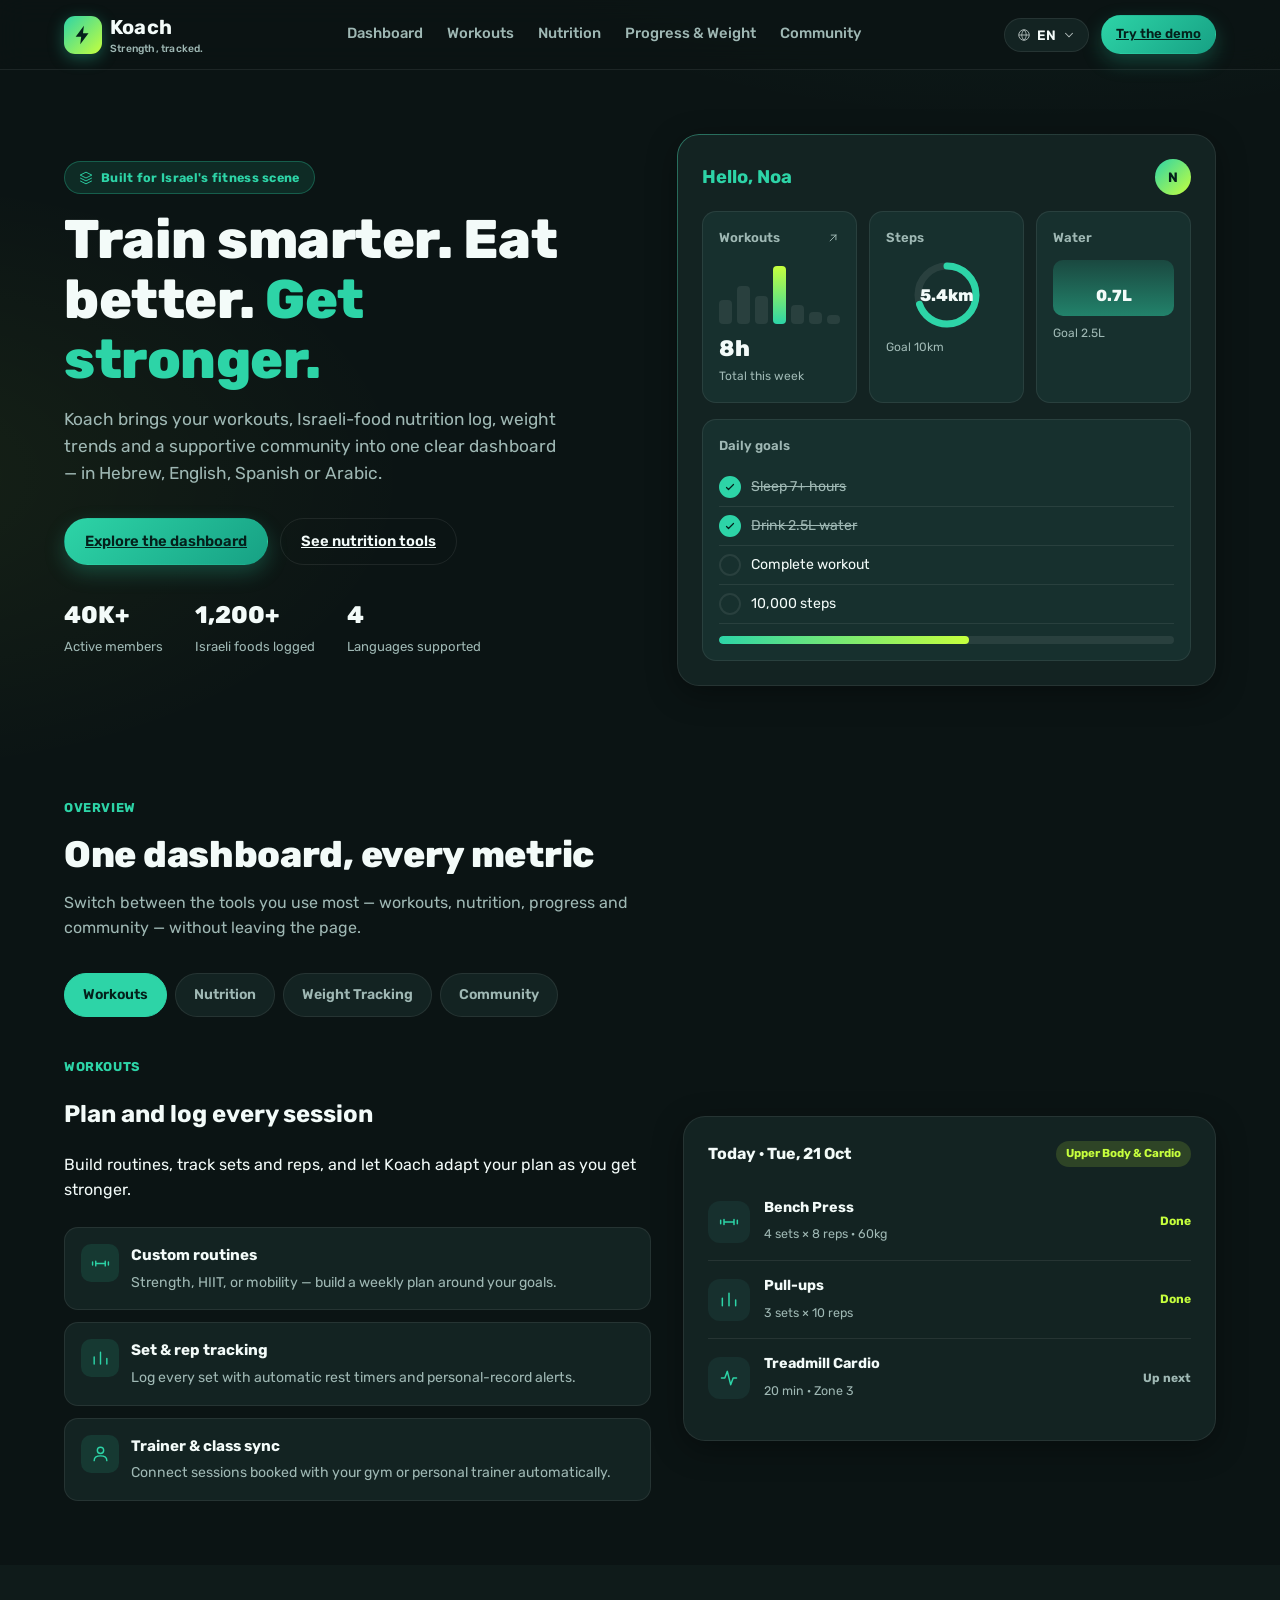
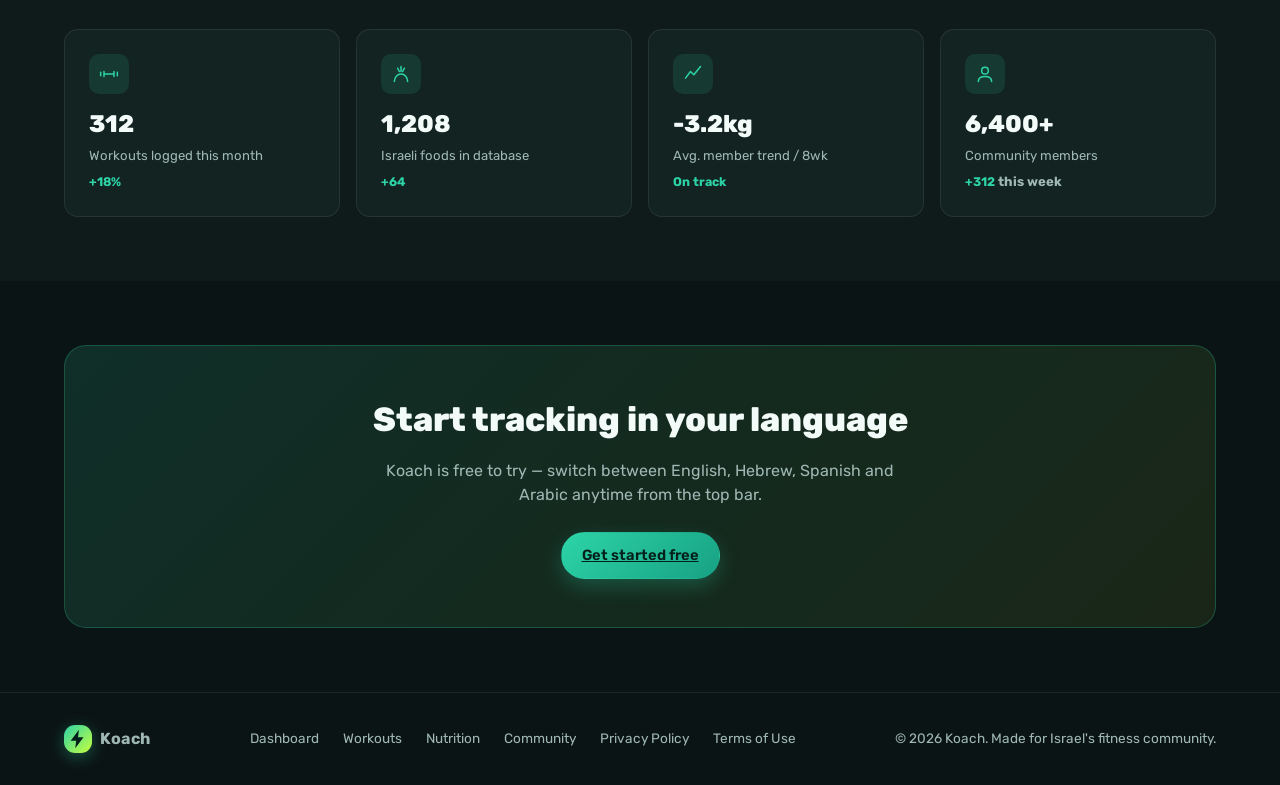
<file: index.html>
<!DOCTYPE html>
<html lang="en" dir="ltr">
<head>
<meta charset="UTF-8">
<meta name="viewport" content="width=device-width, initial-scale=1">
<title>Koach — Fitness, Nutrition &amp; Progress Tracking</title>
<link rel="stylesheet" href="styles.css">
</head>
<body>

<header class="site-header">
  <div class="container header-inner">
    <div class="brand" data-i18n-title="brandName">
      <span class="brand-mark">
        <svg viewBox="0 0 24 24" fill="none" xmlns="http://www.w3.org/2000/svg"><path d="M13 2 4 14h6l-1 8 9-12h-6l1-8Z" fill="#04201B"/></svg>
      </span>
      <span>
        Koach
        <span class="brand-sub" data-i18n="brandSub">Strength, tracked.</span>
      </span>
    </div>

    <nav class="main-nav" id="mainNav">
      <a href="#dashboard" data-i18n="navDashboard">Dashboard</a>
      <a href="workout.html" data-i18n="navWorkouts">Workouts</a>
      <a href="nutrition.html" data-i18n="navNutrition">Nutrition</a>
      <a href="progress.html" data-i18n="navProgress">Progress &amp; Weight</a>
      <a href="#community" data-i18n="navCommunity">Community</a>
    </nav>

    <div class="header-actions">
      <div class="lang-switch">
        <button class="lang-btn" id="langBtn" aria-haspopup="true" aria-expanded="false">
          <svg viewBox="0 0 24 24" fill="none" xmlns="http://www.w3.org/2000/svg"><path d="M12 21a9 9 0 1 0 0-18 9 9 0 0 0 0 18Z" stroke="currentColor" stroke-width="1.6"/><path d="M3 12h18M12 3c2.5 2.6 3.8 5.7 3.8 9s-1.3 6.4-3.8 9c-2.5-2.6-3.8-5.7-3.8-9S9.5 5.6 12 3Z" stroke="currentColor" stroke-width="1.6"/></svg>
          <span id="langLabel">EN</span>
          <svg viewBox="0 0 24 24" fill="none"><path d="m6 9 6 6 6-6" stroke="currentColor" stroke-width="1.8" stroke-linecap="round"/></svg>
        </button>
        <div class="lang-menu" id="langMenu" role="listbox" aria-label="Choose language">
          <button class="lang-option" role="option" data-lang="en" aria-checked="true">English</button>
          <button class="lang-option" role="option" data-lang="he" aria-checked="false">עברית</button>
          <button class="lang-option" role="option" data-lang="es" aria-checked="false">Español</button>
          <button class="lang-option" role="option" data-lang="ar" aria-checked="false">العربية</button>
        </div>
      </div>
      <a class="btn btn-primary btn-sm" href="workout.html" data-i18n="navCta">Try the demo</a>
      <button class="nav-toggle" id="navToggle" aria-label="Toggle menu" aria-expanded="false">
        <svg viewBox="0 0 24 24" fill="none"><path d="M4 6h16M4 12h16M4 18h16" stroke="currentColor" stroke-width="1.8" stroke-linecap="round"/></svg>
      </button>
    </div>
  </div>
</header>

<main>

  <!-- HERO -->
  <section class="hero">
    <div class="container hero-grid">
      <div>
        <span class="eyebrow">
          <svg viewBox="0 0 24 24" fill="none"><path d="M12 2 2 7l10 5 10-5-10-5Z" stroke="currentColor" stroke-width="1.6" stroke-linejoin="round"/><path d="M2 17l10 5 10-5M2 12l10 5 10-5" stroke="currentColor" stroke-width="1.6" stroke-linejoin="round"/></svg>
          <span data-i18n="heroEyebrow">Built for Israel's fitness scene</span>
        </span>
        <h1 data-i18n="heroTitle">Train smarter. Eat better. <span class="accent">Get stronger.</span></h1>
        <p class="lead" data-i18n="heroLead">Koach brings your workouts, Israeli-food nutrition log, weight trends and a supportive community into one clear dashboard — in Hebrew, English, Spanish or Arabic.</p>
        <div class="hero-cta">
          <a class="btn btn-primary" href="workout.html" data-i18n="heroCtaPrimary">Explore the dashboard</a>
          <a class="btn btn-ghost" href="nutrition.html" data-i18n="heroCtaSecondary">See nutrition tools</a>
        </div>
        <div class="hero-stats">
          <div class="hero-stat"><b>40K+</b><span data-i18n="statUsers">Active members</span></div>
          <div class="hero-stat"><b>1,200+</b><span data-i18n="statFoods">Israeli foods logged</span></div>
          <div class="hero-stat"><b>4</b><span data-i18n="statLangs">Languages supported</span></div>
        </div>
      </div>

      <div class="dash-mock" aria-hidden="true">
        <div class="dash-top">
          <div class="dash-hello"><span data-i18n="dashHello">Hello,</span> <span>Noa</span></div>
          <div class="dash-avatar">N</div>
        </div>
        <div class="dash-grid">
          <div class="dash-card">
            <h4><span data-i18n="cardWorkouts">Workouts</span>
              <svg viewBox="0 0 24 24" fill="none"><path d="M7 17 17 7M17 7H9M17 7v8" stroke="currentColor" stroke-width="1.6" stroke-linecap="round" stroke-linejoin="round"/></svg>
            </h4>
            <div class="bar-chart">
              <i style="height:38%"></i><i style="height:60%"></i><i style="height:44%"></i>
              <i class="active" style="height:92%"></i><i style="height:30%"></i><i style="height:20%"></i><i style="height:15%"></i>
            </div>
            <div class="metric-big">8h</div>
            <div class="metric-sub" data-i18n="cardWorkoutsSub">Total this week</div>
          </div>
          <div class="dash-card">
            <h4><span data-i18n="cardSteps">Steps</span></h4>
            <div class="ring-wrap">
              <svg width="70" height="70" viewBox="0 0 70 70">
                <circle cx="35" cy="35" r="29" stroke="var(--color-border)" stroke-width="7" fill="none"/>
                <circle cx="35" cy="35" r="29" stroke="var(--color-primary)" stroke-width="7" fill="none" stroke-linecap="round" stroke-dasharray="182" stroke-dashoffset="55" transform="rotate(-90 35 35)"/>
              </svg>
              <span class="ring-value">5.4km</span>
            </div>
            <div class="metric-sub"><span data-i18n="cardGoal">Goal</span> 10km</div>
          </div>
          <div class="dash-card">
            <h4><span data-i18n="cardWater">Water</span></h4>
            <div class="water-fill">0.7L</div>
            <div class="metric-sub" data-i18n="cardWaterSub">Goal 2.5L</div>
          </div>
        </div>
        <div class="dash-goals">
          <div class="dash-card">
            <h4><span data-i18n="cardGoals">Daily goals</span></h4>
            <div class="goal-row done"><div class="goal-check"><svg viewBox="0 0 24 24" fill="none"><path d="m5 13 4 4 10-10" stroke="currentColor" stroke-width="2.4" stroke-linecap="round" stroke-linejoin="round"/></svg></div><span data-i18n="goalSleep">Sleep 7+ hours</span></div>
            <div class="goal-row done"><div class="goal-check"><svg viewBox="0 0 24 24" fill="none"><path d="m5 13 4 4 10-10" stroke="currentColor" stroke-width="2.4" stroke-linecap="round" stroke-linejoin="round"/></svg></div><span data-i18n="goalWater">Drink 2.5L water</span></div>
            <div class="goal-row"><div class="goal-check"></div><span data-i18n="goalWorkout">Complete workout</span></div>
            <div class="goal-row"><div class="goal-check"></div><span data-i18n="goalSteps">10,000 steps</span></div>
            <div class="progress-bar-track"><div class="progress-bar-fill" style="width:55%"></div></div>
          </div>
        </div>
      </div>
    </div>
  </section>

  <!-- DASHBOARD / FEATURE EXPLORER -->
  <section class="section" id="dashboard">
    <div class="container">
      <div class="section-head">
        <span class="section-tag" data-i18n="tagOverview">Overview</span>
        <h2 data-i18n="dashboardTitle">One dashboard, every metric</h2>
        <p data-i18n="dashboardLead">Switch between the tools you use most — workouts, nutrition, progress and community — without leaving the page.</p>
      </div>

      <div class="tab-bar" role="tablist">
        <button class="tab-btn active" data-tab="workouts" role="tab" aria-selected="true" data-i18n="navWorkouts">Workouts</button>
        <button class="tab-btn" data-tab="nutrition" role="tab" aria-selected="false" data-i18n="navNutrition">Nutrition</button>
        <button class="tab-btn" data-tab="weight" role="tab" aria-selected="false" data-i18n="tabWeight">Weight Tracking</button>
        <button class="tab-btn" data-tab="community" role="tab" aria-selected="false" data-i18n="navCommunity">Community</button>
      </div>

      <!-- WORKOUTS PANEL -->
      <div class="tab-panel active" id="panel-workouts">
        <div class="feature-grid">
          <div>
            <span class="section-tag" data-i18n="navWorkouts">Workouts</span>
            <h2 data-i18n="workoutsTitle">Plan and log every session</h2>
            <p data-i18n="workoutsLead">Build routines, track sets and reps, and let Koach adapt your plan as you get stronger.</p>
            <ul class="feature-list">
              <li>
                <span class="ico"><svg viewBox="0 0 24 24" fill="none"><path d="M6 9v6M18 9v6M2 10v4M22 10v4M6 12h12" stroke="currentColor" stroke-width="1.8" stroke-linecap="round"/></svg></span>
                <div><h4 data-i18n="wf1h">Custom routines</h4><p data-i18n="wf1p">Strength, HIIT, or mobility — build a weekly plan around your goals.</p></div>
              </li>
              <li>
                <span class="ico"><svg viewBox="0 0 24 24" fill="none"><path d="M4 19V10M12 19V4M20 19v-7" stroke="currentColor" stroke-width="1.8" stroke-linecap="round"/></svg></span>
                <div><h4 data-i18n="wf2h">Set &amp; rep tracking</h4><p data-i18n="wf2p">Log every set with automatic rest timers and personal-record alerts.</p></div>
              </li>
              <li>
                <span class="ico"><svg viewBox="0 0 24 24" fill="none"><circle cx="12" cy="8" r="4" stroke="currentColor" stroke-width="1.8"/><path d="M4 21c0-4 3.6-6 8-6s8 2 8 6" stroke="currentColor" stroke-width="1.8" stroke-linecap="round"/></svg></span>
                <div><h4 data-i18n="wf3h">Trainer &amp; class sync</h4><p data-i18n="wf3p">Connect sessions booked with your gym or personal trainer automatically.</p></div>
              </li>
            </ul>
          </div>
          <div class="panel-visual">
            <h3><span data-i18n="wTodayTitle">Today · Tue, 21 Oct</span><span class="pill" data-i18n="wUpper">Upper Body &amp; Cardio</span></h3>
            <div class="workout-row">
              <div class="workout-icon"><svg viewBox="0 0 24 24" fill="none"><path d="M6 9v6M18 9v6M2 10v4M22 10v4M6 12h12" stroke="currentColor" stroke-width="1.8" stroke-linecap="round"/></svg></div>
              <div class="workout-info"><h5 data-i18n="wRow1">Bench Press</h5><span data-i18n="wRow1sub">4 sets × 8 reps · 60kg</span></div>
              <div class="workout-badge" data-i18n="wDone">Done</div>
            </div>
            <div class="workout-row">
              <div class="workout-icon"><svg viewBox="0 0 24 24" fill="none"><path d="M4 19V10M12 19V4M20 19v-7" stroke="currentColor" stroke-width="1.8" stroke-linecap="round"/></svg></div>
              <div class="workout-info"><h5 data-i18n="wRow2">Pull-ups</h5><span data-i18n="wRow2sub">3 sets × 10 reps</span></div>
              <div class="workout-badge" data-i18n="wDone">Done</div>
            </div>
            <div class="workout-row">
              <div class="workout-icon"><svg viewBox="0 0 24 24" fill="none"><path d="M3 12h4l3-8 4 16 3-8h4" stroke="currentColor" stroke-width="1.8" stroke-linecap="round" stroke-linejoin="round"/></svg></div>
              <div class="workout-info"><h5 data-i18n="wRow3">Treadmill Cardio</h5><span data-i18n="wRow3sub">20 min · Zone 3</span></div>
              <div class="workout-badge" style="color:var(--color-text-muted)" data-i18n="wUpNext">Up next</div>
            </div>
          </div>
        </div>
      </div>

      <!-- NUTRITION PANEL -->
      <div class="tab-panel" id="panel-nutrition">
        <div class="feature-grid">
          <div>
            <span class="section-tag" data-i18n="navNutrition">Nutrition</span>
            <h2 data-i18n="nutritionTitle">Built for the Israeli plate</h2>
            <p data-i18n="nutritionLead">A local food database with kosher labels, home-style dishes and restaurant staples — so logging your meals actually matches what you eat.</p>
            <ul class="feature-list">
              <li>
                <span class="ico"><svg viewBox="0 0 24 24" fill="none"><path d="M12 3v6M8 5l2 4M16 5l-2 4" stroke="currentColor" stroke-width="1.8" stroke-linecap="round"/><path d="M4 21c0-5 3.6-9 8-9s8 4 8 9" stroke="currentColor" stroke-width="1.8" stroke-linecap="round"/></svg></span>
                <div><h4 data-i18n="nf1h">Israeli food database</h4><p data-i18n="nf1p">Shakshuka, sabich, hummus and more, pre-loaded with accurate macros.</p></div>
              </li>
              <li>
                <span class="ico"><svg viewBox="0 0 24 24" fill="none"><path d="m5 13 4 4 10-10" stroke="currentColor" stroke-width="2" stroke-linecap="round" stroke-linejoin="round"/></svg></span>
                <div><h4 data-i18n="nf2h">Kosher &amp; dietary tags</h4><p data-i18n="nf2p">Filter by kosher, dairy, parve or meat, plus vegan and gluten-free.</p></div>
              </li>
              <li>
                <span class="ico"><svg viewBox="0 0 24 24" fill="none"><path d="M4 19h16M7 15l3-6 3 4 4-8" stroke="currentColor" stroke-width="1.8" stroke-linecap="round" stroke-linejoin="round"/></svg></span>
                <div><h4 data-i18n="nf3h">Macro &amp; calorie targets</h4><p data-i18n="nf3p">Personalized daily targets that adjust to your training load.</p></div>
              </li>
            </ul>
          </div>
          <div class="panel-visual">
            <h3><span data-i18n="nTodayTitle">Today's log</span><span class="pill" id="calPill">1,540 / 2,200 kcal</span></h3>
            <div class="food-row">
              <div class="food-name"><span data-i18n="food1">Shakshuka</span> <span class="food-tag kosher" data-i18n="tagDairy">Dairy</span></div>
              <div class="food-cal">420 kcal</div>
            </div>
            <div class="food-row">
              <div class="food-name"><span data-i18n="food2">Sabich Pita</span> <span class="food-tag kosher" data-i18n="tagParve">Parve</span></div>
              <div class="food-cal">610 kcal</div>
            </div>
            <div class="food-row">
              <div class="food-name"><span data-i18n="food3">Hummus &amp; Salad Bowl</span> <span class="food-tag kosher" data-i18n="tagVegan">Vegan</span></div>
              <div class="food-cal">350 kcal</div>
            </div>
            <div class="food-row">
              <div class="food-name"><span data-i18n="food4">Cottage Cheese 5%</span> <span class="food-tag kosher" data-i18n="tagDairy">Dairy</span></div>
              <div class="food-cal">160 kcal</div>
            </div>
            <div class="progress-bar-track" style="margin-top:16px;"><div class="progress-bar-fill" style="width:70%"></div></div>
          </div>
        </div>
      </div>

      <!-- WEIGHT PANEL -->
      <div class="tab-panel" id="panel-weight">
        <div class="feature-grid">
          <div>
            <span class="section-tag" data-i18n="tabWeight">Weight Tracking</span>
            <h2 data-i18n="weightTitle">Watch your trend, not the noise</h2>
            <p data-i18n="weightLead">Log your weight daily and Koach smooths out the day-to-day fluctuation so you can see real progress.</p>
            <ul class="feature-list">
              <li>
                <span class="ico"><svg viewBox="0 0 24 24" fill="none"><path d="M3 17 9 9l4 4 8-10" stroke="currentColor" stroke-width="1.8" stroke-linecap="round" stroke-linejoin="round"/></svg></span>
                <div><h4 data-i18n="wt1h">Trend smoothing</h4><p data-i18n="wt1p">A rolling average removes water-weight noise so trends stay honest.</p></div>
              </li>
              <li>
                <span class="ico"><svg viewBox="0 0 24 24" fill="none"><rect x="4" y="4" width="16" height="16" rx="3" stroke="currentColor" stroke-width="1.8"/><path d="M8 8h8v8H8z" stroke="currentColor" stroke-width="1.8"/></svg></span>
                <div><h4 data-i18n="wt2h">Body measurements</h4><p data-i18n="wt2p">Track waist, chest and more alongside your weight for the full picture.</p></div>
              </li>
              <li>
                <span class="ico"><svg viewBox="0 0 24 24" fill="none"><path d="M12 2v20M2 12h20" stroke="currentColor" stroke-width="1.8" stroke-linecap="round"/></svg></span>
                <div><h4 data-i18n="wt3h">Goal projection</h4><p data-i18n="wt3p">See an estimated date to reach your target weight based on your pace.</p></div>
              </li>
            </ul>
          </div>
          <div class="panel-visual">
            <h3><span data-i18n="wtChartTitle">Last 7 weeks</span><span class="pill" data-i18n="wtDown">-3.2 kg</span></h3>
            <div class="weight-chart">
              <div class="col"><div class="bar" style="height:100%"></div><span class="lbl">82.4</span></div>
              <div class="col"><div class="bar" style="height:92%"></div><span class="lbl">81.9</span></div>
              <div class="col"><div class="bar" style="height:88%"></div><span class="lbl">81.2</span></div>
              <div class="col"><div class="bar" style="height:80%"></div><span class="lbl">80.5</span></div>
              <div class="col"><div class="bar" style="height:70%"></div><span class="lbl">79.8</span></div>
              <div class="col"><div class="bar" style="height:60%"></div><span class="lbl">79.4</span></div>
              <div class="col"><div class="bar" style="height:50%"></div><span class="lbl">79.2</span></div>
            </div>
            <div class="weight-summary">
              <div class="card-mini accent"><b>79.2kg</b><span data-i18n="wtCurrent">Current</span></div>
              <div class="card-mini"><b>75kg</b><span data-i18n="wtGoal">Goal</span></div>
              <div class="card-mini"><b>9 wk</b><span data-i18n="wtEta">Est. to goal</span></div>
            </div>
          </div>
        </div>
      </div>

      <!-- COMMUNITY PANEL -->
      <div class="tab-panel" id="panel-community">
        <div class="section-head" style="margin-bottom:var(--space-5);">
          <span class="section-tag" data-i18n="navCommunity">Community</span>
          <h2 data-i18n="communityTitle">You're not training alone</h2>
          <p data-i18n="communityLead">Share progress, join local challenges, and cheer on gym-goers across Israel.</p>
          <div class="content-demo-notice" data-i18n="communityDemoNotice">Illustrative example — not real member activity</div>
        </div>
        <div class="community-grid">
          <div class="community-card">
            <div class="community-user"><div class="avatar-circ">D</div><div><b data-i18n="cUser1">Dana K.</b><span data-i18n="cLoc1">Tel Aviv · 5K Challenge</span></div></div>
            <p data-i18n="cPost1">"Hit a new deadlift PR this morning thanks to the progressive plan Koach built for me — 100kg!"</p>
            <div class="community-meta">
              <span class="item"><svg viewBox="0 0 24 24" fill="none"><path d="M12 21s-7-4.4-9.5-8.7C1 9 2.5 5.5 6 5c2-.3 3.8.8 6 3 2.2-2.2 4-3.3 6-3 3.5.5 5 4 3.5 7.3C19 16.6 12 21 12 21Z" stroke="currentColor" stroke-width="1.6"/></svg> 128</span>
              <span class="item"><svg viewBox="0 0 24 24" fill="none"><path d="M21 15a2 2 0 0 1-2 2H7l-4 4V5a2 2 0 0 1 2-2h14a2 2 0 0 1 2 2v10Z" stroke="currentColor" stroke-width="1.6"/></svg> 24</span>
            </div>
          </div>
          <div class="community-card">
            <div class="community-user"><div class="avatar-circ">R</div><div><b data-i18n="cUser2">Roi B.</b><span data-i18n="cLoc2">Haifa · Strength Group</span></div></div>
            <p data-i18n="cPost2">"Down 8kg since January by finally logging my Israeli meals accurately. This app gets the food right."</p>
            <div class="community-meta">
              <span class="item"><svg viewBox="0 0 24 24" fill="none"><path d="M12 21s-7-4.4-9.5-8.7C1 9 2.5 5.5 6 5c2-.3 3.8.8 6 3 2.2-2.2 4-3.3 6-3 3.5.5 5 4 3.5 7.3C19 16.6 12 21 12 21Z" stroke="currentColor" stroke-width="1.6"/></svg> 96</span>
              <span class="item"><svg viewBox="0 0 24 24" fill="none"><path d="M21 15a2 2 0 0 1-2 2H7l-4 4V5a2 2 0 0 1 2-2h14a2 2 0 0 1 2 2v10Z" stroke="currentColor" stroke-width="1.6"/></svg> 17</span>
            </div>
          </div>
          <div class="community-card">
            <div class="community-user"><div class="avatar-circ">מ</div><div><b data-i18n="cUser3">Michal S.</b><span data-i18n="cLoc3">Jerusalem · Yoga &amp; Mobility</span></div></div>
            <p data-i18n="cPost3">"Joined the 30-day mobility challenge with three friends from my gym — best decision this year."</p>
            <div class="community-meta">
              <span class="item"><svg viewBox="0 0 24 24" fill="none"><path d="M12 21s-7-4.4-9.5-8.7C1 9 2.5 5.5 6 5c2-.3 3.8.8 6 3 2.2-2.2 4-3.3 6-3 3.5.5 5 4 3.5 7.3C19 16.6 12 21 12 21Z" stroke="currentColor" stroke-width="1.6"/></svg> 203</span>
              <span class="item"><svg viewBox="0 0 24 24" fill="none"><path d="M21 15a2 2 0 0 1-2 2H7l-4 4V5a2 2 0 0 1 2-2h14a2 2 0 0 1 2 2v10Z" stroke="currentColor" stroke-width="1.6"/></svg> 41</span>
            </div>
          </div>
        </div>
      </div>
    </div>
  </section>

  <!-- STATS BAND -->
  <section class="section section-alt">
    <div class="container">
      <div class="stat-cards">
        <div class="stat-card">
          <div class="icon"><svg viewBox="0 0 24 24" fill="none"><path d="M6 9v6M18 9v6M2 10v4M22 10v4M6 12h12" stroke="currentColor" stroke-width="1.8" stroke-linecap="round"/></svg></div>
          <b>312</b><span data-i18n="statW">Workouts logged this month</span>
          <span class="delta">+18%</span>
        </div>
        <div class="stat-card">
          <div class="icon"><svg viewBox="0 0 24 24" fill="none"><path d="M12 3v6M8 5l2 4M16 5l-2 4" stroke="currentColor" stroke-width="1.8" stroke-linecap="round"/><path d="M4 21c0-5 3.6-9 8-9s8 4 8 9" stroke="currentColor" stroke-width="1.8" stroke-linecap="round"/></svg></div>
          <b>1,208</b><span data-i18n="statF">Israeli foods in database</span>
          <span class="delta">+64</span>
        </div>
        <div class="stat-card">
          <div class="icon"><svg viewBox="0 0 24 24" fill="none"><path d="M3 17 9 9l4 4 8-10" stroke="currentColor" stroke-width="1.8" stroke-linecap="round" stroke-linejoin="round"/></svg></div>
          <b>-3.2kg</b><span data-i18n="statAvgLoss">Avg. member trend / 8wk</span>
          <span class="delta" data-i18n="onTrack">On track</span>
        </div>
        <div class="stat-card">
          <div class="icon"><svg viewBox="0 0 24 24" fill="none"><circle cx="12" cy="8" r="4" stroke="currentColor" stroke-width="1.8"/><path d="M4 21c0-4 3.6-6 8-6s8 2 8 6" stroke="currentColor" stroke-width="1.8" stroke-linecap="round"/></svg></div>
          <b>6,400+</b><span data-i18n="statCommunity">Community members</span>
          <span class="delta">+312 <span data-i18n="thisWeek">this week</span></span>
        </div>
      </div>
    </div>
  </section>

  <!-- CTA -->
  <section class="section">
    <div class="container">
      <div class="cta-band">
        <h2 data-i18n="ctaTitle">Start tracking in your language</h2>
        <p data-i18n="ctaLead">Koach is free to try — switch between English, Hebrew, Spanish and Arabic anytime from the top bar.</p>
        <a class="btn btn-primary" href="#dashboard" data-i18n="ctaButton">Get started free</a>
      </div>
    </div>
  </section>

</main>

<footer class="site-footer">
  <div class="container footer-inner">
    <div class="brand" style="font-size:1rem;">
      <span class="brand-mark" style="width:28px;height:28px;">
        <svg viewBox="0 0 24 24" fill="none" width="16" height="16"><path d="M13 2 4 14h6l-1 8 9-12h-6l1-8Z" fill="#04201B"/></svg>
      </span>
      <span>Koach</span>
    </div>
    <div class="footer-links">
      <a href="#dashboard" data-i18n="navDashboard">Dashboard</a>
      <a href="workout.html" data-i18n="navWorkouts">Workouts</a>
      <a href="nutrition.html" data-i18n="navNutrition">Nutrition</a>
      <a href="#community" data-i18n="navCommunity">Community</a>
      <a href="privacy.html" data-i18n="privacyPolicyLink">Privacy Policy</a>
      <a href="terms.html" data-i18n="termsLink">Terms of Use</a>
    </div>
    <span data-i18n="footerRights">© 2026 Koach. Made for Israel's fitness community.</span>
  </div>
</footer>

<script src="script.js"></script>
</body>
</html>
</file>
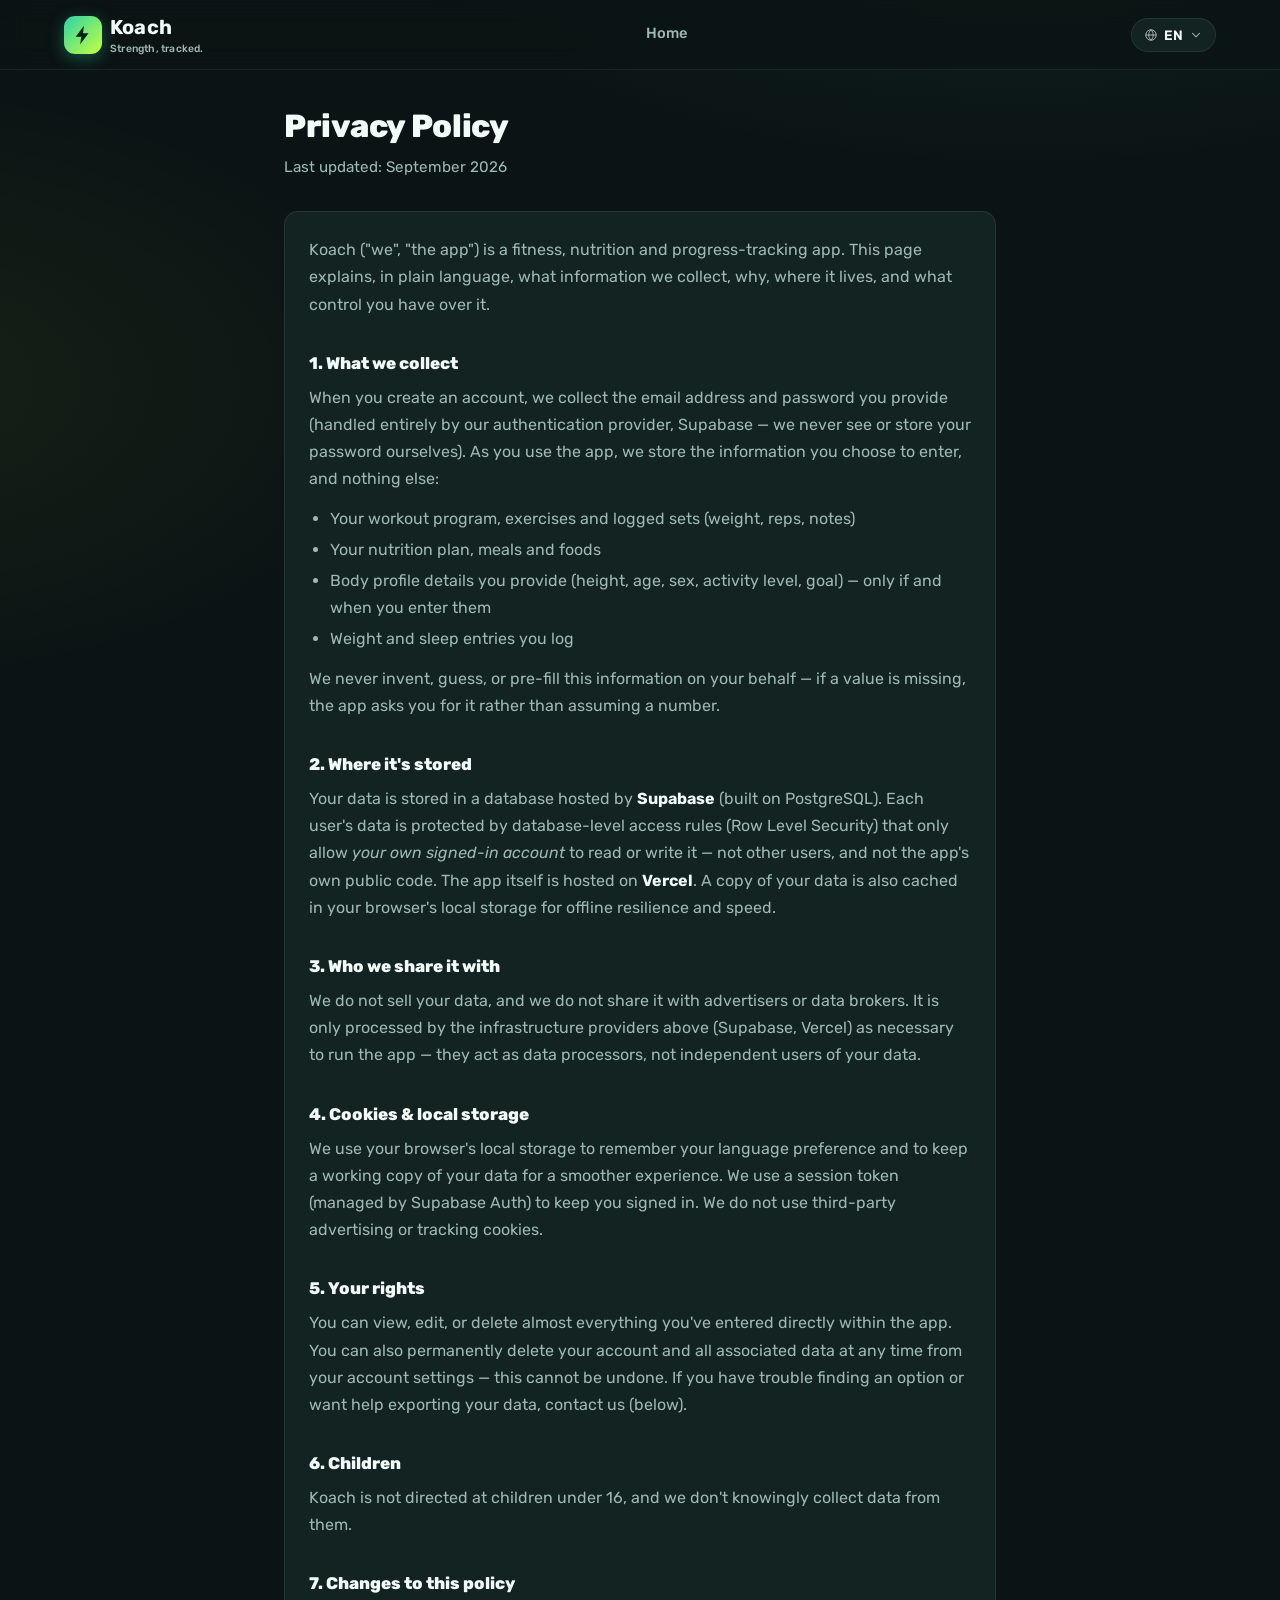
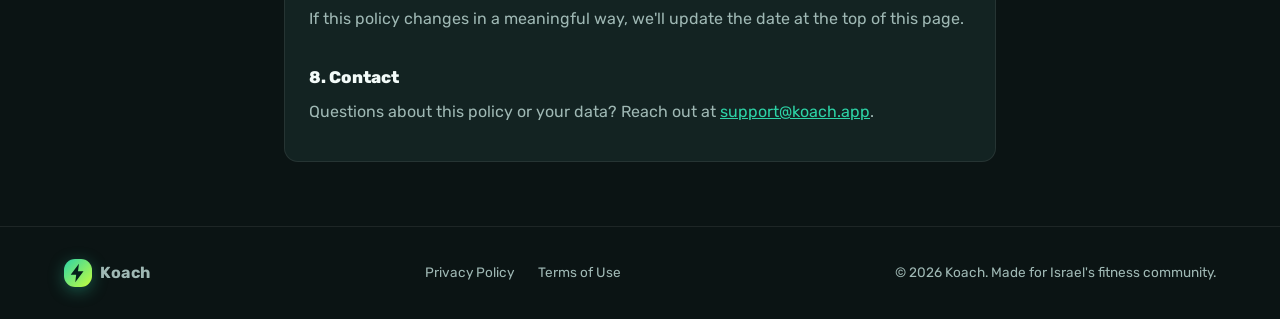
<file: privacy.html>
<!DOCTYPE html>
<html lang="en" dir="ltr">
<head>
<meta charset="UTF-8">
<meta name="viewport" content="width=device-width, initial-scale=1">
<title>Koach — Privacy Policy</title>
<link rel="stylesheet" href="styles.css">
</head>
<body>

<header class="site-header">
  <div class="container header-inner">
    <a class="brand" href="index.html" style="text-decoration:none;">
      <span class="brand-mark">
        <svg viewBox="0 0 24 24" fill="none" xmlns="http://www.w3.org/2000/svg"><path d="M13 2 4 14h6l-1 8 9-12h-6l1-8Z" fill="#04201B"/></svg>
      </span>
      <span>Koach<span class="brand-sub" data-i18n="brandSub">Strength, tracked.</span></span>
    </a>
    <nav class="main-nav" id="mainNav">
      <a href="index.html" data-i18n="appHome">Home</a>
    </nav>
    <div class="header-actions">
      <div class="lang-switch">
        <button class="lang-btn" id="langBtn" aria-haspopup="true" aria-expanded="false">
          <svg viewBox="0 0 24 24" fill="none" xmlns="http://www.w3.org/2000/svg"><path d="M12 21a9 9 0 1 0 0-18 9 9 0 0 0 0 18Z" stroke="currentColor" stroke-width="1.6"/><path d="M3 12h18M12 3c2.5 2.6 3.8 5.7 3.8 9s-1.3 6.4-3.8 9c-2.5-2.6-3.8-5.7-3.8-9S9.5 5.6 12 3Z" stroke="currentColor" stroke-width="1.6"/></svg>
          <span id="langLabel">EN</span>
          <svg viewBox="0 0 24 24" fill="none"><path d="m6 9 6 6 6-6" stroke="currentColor" stroke-width="1.8" stroke-linecap="round"/></svg>
        </button>
        <div class="lang-menu" id="langMenu" role="listbox" aria-label="Choose language">
          <button class="lang-option" role="option" data-lang="en" aria-checked="true">English</button>
          <button class="lang-option" role="option" data-lang="he" aria-checked="false">עברית</button>
          <button class="lang-option" role="option" data-lang="es" aria-checked="false">Español</button>
          <button class="lang-option" role="option" data-lang="ar" aria-checked="false">العربية</button>
        </div>
      </div>
      <button class="nav-toggle" id="navToggle" aria-label="Toggle menu" aria-expanded="false">
        <svg viewBox="0 0 24 24" fill="none"><path d="M4 6h16M4 12h16M4 18h16" stroke="currentColor" stroke-width="1.8" stroke-linecap="round"/></svg>
      </button>
    </div>
  </div>
</header>

<main class="app-main">
  <div class="container legal-doc">
    <div class="app-header">
      <h1>Privacy Policy</h1>
      <p>Last updated: September 2026</p>
    </div>

    <div class="card">
      <p>Koach ("we", "the app") is a fitness, nutrition and progress-tracking app. This page explains, in plain language, what information we collect, why, where it lives, and what control you have over it.</p>

      <h2>1. What we collect</h2>
      <p>When you create an account, we collect the email address and password you provide (handled entirely by our authentication provider, Supabase — we never see or store your password ourselves). As you use the app, we store the information you choose to enter, and nothing else:</p>
      <ul>
        <li>Your workout program, exercises and logged sets (weight, reps, notes)</li>
        <li>Your nutrition plan, meals and foods</li>
        <li>Body profile details you provide (height, age, sex, activity level, goal) — only if and when you enter them</li>
        <li>Weight and sleep entries you log</li>
      </ul>
      <p>We never invent, guess, or pre-fill this information on your behalf — if a value is missing, the app asks you for it rather than assuming a number.</p>

      <h2>2. Where it's stored</h2>
      <p>Your data is stored in a database hosted by <strong>Supabase</strong> (built on PostgreSQL). Each user's data is protected by database-level access rules (Row Level Security) that only allow <em>your own signed-in account</em> to read or write it — not other users, and not the app's own public code. The app itself is hosted on <strong>Vercel</strong>. A copy of your data is also cached in your browser's local storage for offline resilience and speed.</p>

      <h2>3. Who we share it with</h2>
      <p>We do not sell your data, and we do not share it with advertisers or data brokers. It is only processed by the infrastructure providers above (Supabase, Vercel) as necessary to run the app — they act as data processors, not independent users of your data.</p>

      <h2>4. Cookies &amp; local storage</h2>
      <p>We use your browser's local storage to remember your language preference and to keep a working copy of your data for a smoother experience. We use a session token (managed by Supabase Auth) to keep you signed in. We do not use third-party advertising or tracking cookies.</p>

      <h2>5. Your rights</h2>
      <p>You can view, edit, or delete almost everything you've entered directly within the app. You can also permanently delete your account and all associated data at any time from your account settings — this cannot be undone. If you have trouble finding an option or want help exporting your data, contact us (below).</p>

      <h2>6. Children</h2>
      <p>Koach is not directed at children under 16, and we don't knowingly collect data from them.</p>

      <h2>7. Changes to this policy</h2>
      <p>If this policy changes in a meaningful way, we'll update the date at the top of this page.</p>

      <h2>8. Contact</h2>
      <p>Questions about this policy or your data? Reach out at <a href="mailto:support@koach.app">support@koach.app</a>.</p>
    </div>
  </div>
</main>

<footer class="site-footer">
  <div class="container footer-inner">
    <div class="brand" style="font-size:1rem;">
      <span class="brand-mark" style="width:28px;height:28px;">
        <svg viewBox="0 0 24 24" fill="none" width="16" height="16"><path d="M13 2 4 14h6l-1 8 9-12h-6l1-8Z" fill="#04201B"/></svg>
      </span>
      <span>Koach</span>
    </div>
    <div class="footer-links">
      <a href="privacy.html" data-i18n="privacyPolicyLink">Privacy Policy</a>
      <a href="terms.html" data-i18n="termsLink">Terms of Use</a>
    </div>
    <span data-i18n="footerRights">© 2026 Koach. Made for Israel's fitness community.</span>
  </div>
</footer>

<script src="script.js"></script>
</body>
</html>
</file>
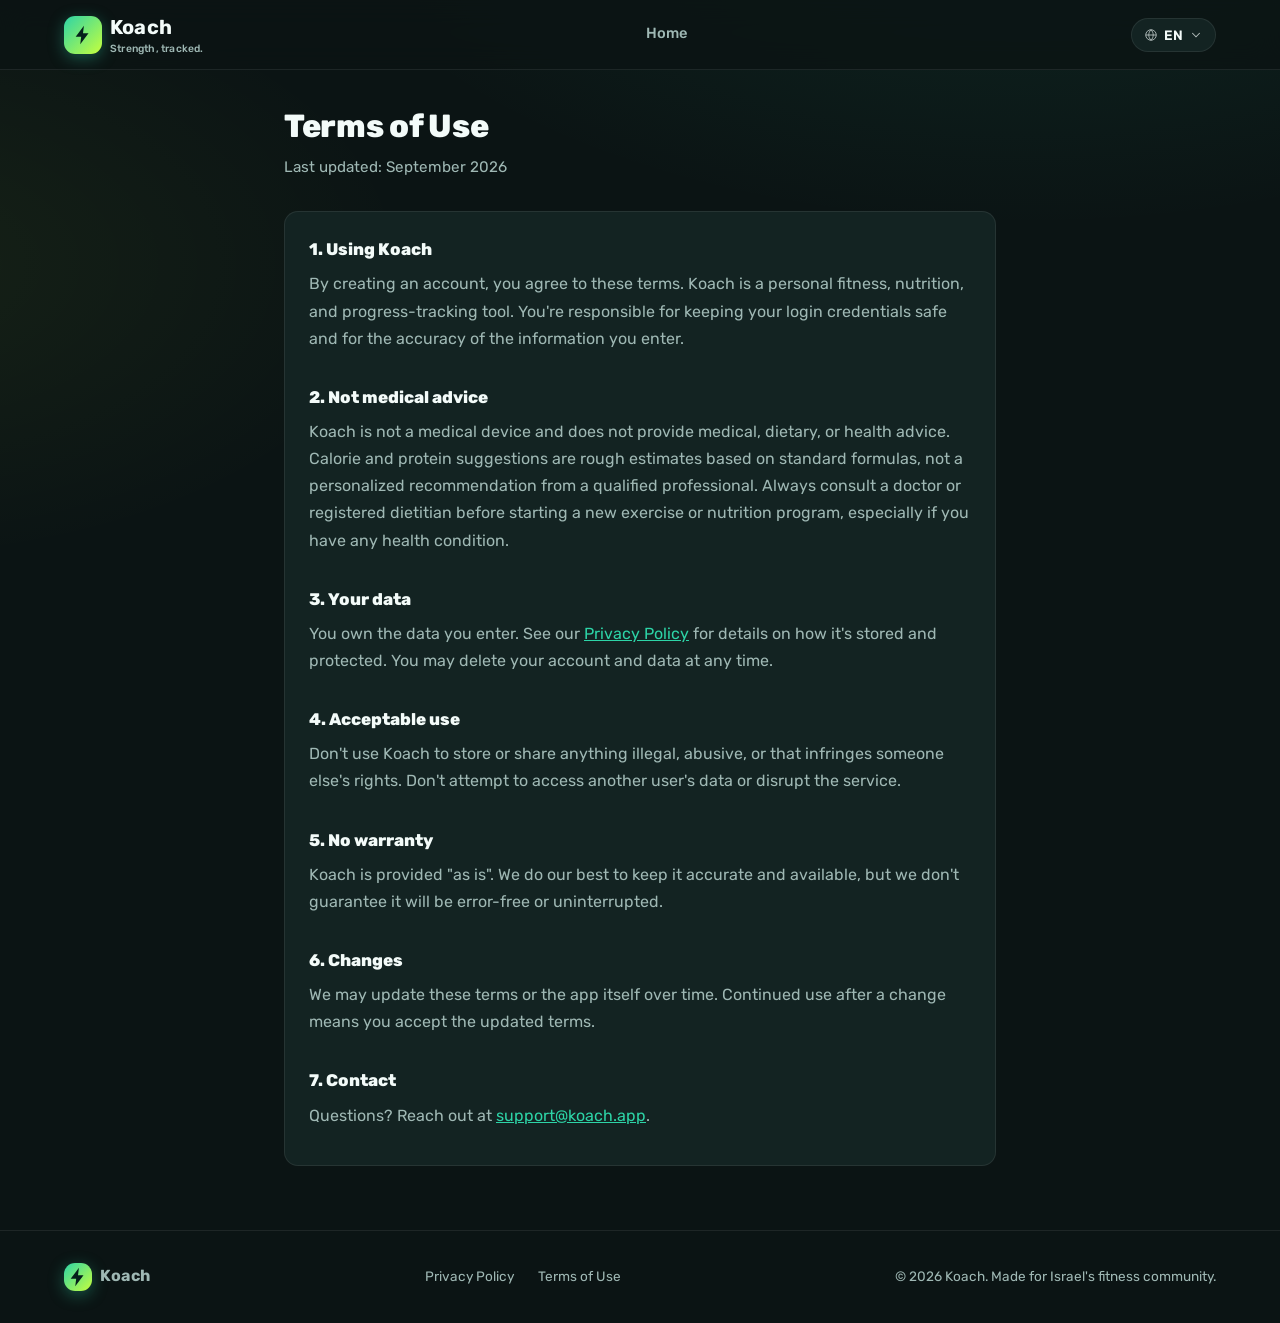
<file: terms.html>
<!DOCTYPE html>
<html lang="en" dir="ltr">
<head>
<meta charset="UTF-8">
<meta name="viewport" content="width=device-width, initial-scale=1">
<title>Koach — Terms of Use</title>
<link rel="stylesheet" href="styles.css">
</head>
<body>

<header class="site-header">
  <div class="container header-inner">
    <a class="brand" href="index.html" style="text-decoration:none;">
      <span class="brand-mark">
        <svg viewBox="0 0 24 24" fill="none" xmlns="http://www.w3.org/2000/svg"><path d="M13 2 4 14h6l-1 8 9-12h-6l1-8Z" fill="#04201B"/></svg>
      </span>
      <span>Koach<span class="brand-sub" data-i18n="brandSub">Strength, tracked.</span></span>
    </a>
    <nav class="main-nav" id="mainNav">
      <a href="index.html" data-i18n="appHome">Home</a>
    </nav>
    <div class="header-actions">
      <div class="lang-switch">
        <button class="lang-btn" id="langBtn" aria-haspopup="true" aria-expanded="false">
          <svg viewBox="0 0 24 24" fill="none" xmlns="http://www.w3.org/2000/svg"><path d="M12 21a9 9 0 1 0 0-18 9 9 0 0 0 0 18Z" stroke="currentColor" stroke-width="1.6"/><path d="M3 12h18M12 3c2.5 2.6 3.8 5.7 3.8 9s-1.3 6.4-3.8 9c-2.5-2.6-3.8-5.7-3.8-9S9.5 5.6 12 3Z" stroke="currentColor" stroke-width="1.6"/></svg>
          <span id="langLabel">EN</span>
          <svg viewBox="0 0 24 24" fill="none"><path d="m6 9 6 6 6-6" stroke="currentColor" stroke-width="1.8" stroke-linecap="round"/></svg>
        </button>
        <div class="lang-menu" id="langMenu" role="listbox" aria-label="Choose language">
          <button class="lang-option" role="option" data-lang="en" aria-checked="true">English</button>
          <button class="lang-option" role="option" data-lang="he" aria-checked="false">עברית</button>
          <button class="lang-option" role="option" data-lang="es" aria-checked="false">Español</button>
          <button class="lang-option" role="option" data-lang="ar" aria-checked="false">العربية</button>
        </div>
      </div>
      <button class="nav-toggle" id="navToggle" aria-label="Toggle menu" aria-expanded="false">
        <svg viewBox="0 0 24 24" fill="none"><path d="M4 6h16M4 12h16M4 18h16" stroke="currentColor" stroke-width="1.8" stroke-linecap="round"/></svg>
      </button>
    </div>
  </div>
</header>

<main class="app-main">
  <div class="container legal-doc">
    <div class="app-header">
      <h1>Terms of Use</h1>
      <p>Last updated: September 2026</p>
    </div>

    <div class="card">
      <h2>1. Using Koach</h2>
      <p>By creating an account, you agree to these terms. Koach is a personal fitness, nutrition, and progress-tracking tool. You're responsible for keeping your login credentials safe and for the accuracy of the information you enter.</p>

      <h2>2. Not medical advice</h2>
      <p>Koach is not a medical device and does not provide medical, dietary, or health advice. Calorie and protein suggestions are rough estimates based on standard formulas, not a personalized recommendation from a qualified professional. Always consult a doctor or registered dietitian before starting a new exercise or nutrition program, especially if you have any health condition.</p>

      <h2>3. Your data</h2>
      <p>You own the data you enter. See our <a href="privacy.html">Privacy Policy</a> for details on how it's stored and protected. You may delete your account and data at any time.</p>

      <h2>4. Acceptable use</h2>
      <p>Don't use Koach to store or share anything illegal, abusive, or that infringes someone else's rights. Don't attempt to access another user's data or disrupt the service.</p>

      <h2>5. No warranty</h2>
      <p>Koach is provided "as is". We do our best to keep it accurate and available, but we don't guarantee it will be error-free or uninterrupted.</p>

      <h2>6. Changes</h2>
      <p>We may update these terms or the app itself over time. Continued use after a change means you accept the updated terms.</p>

      <h2>7. Contact</h2>
      <p>Questions? Reach out at <a href="mailto:support@koach.app">support@koach.app</a>.</p>
    </div>
  </div>
</main>

<footer class="site-footer">
  <div class="container footer-inner">
    <div class="brand" style="font-size:1rem;">
      <span class="brand-mark" style="width:28px;height:28px;">
        <svg viewBox="0 0 24 24" fill="none" width="16" height="16"><path d="M13 2 4 14h6l-1 8 9-12h-6l1-8Z" fill="#04201B"/></svg>
      </span>
      <span>Koach</span>
    </div>
    <div class="footer-links">
      <a href="privacy.html" data-i18n="privacyPolicyLink">Privacy Policy</a>
      <a href="terms.html" data-i18n="termsLink">Terms of Use</a>
    </div>
    <span data-i18n="footerRights">© 2026 Koach. Made for Israel's fitness community.</span>
  </div>
</footer>

<script src="script.js"></script>
</body>
</html>
</file>
<file: styles.css>
@import url('https://fonts.googleapis.com/css2?family=Rubik:wght@400;500;600;700;800&family=Noto+Sans+Arabic:wght@400;500;600;700&display=swap');

:root{
  --color-bg:#0B1414;
  --color-bg-alt:#0F1B1A;
  --color-surface:#132322;
  --color-surface-2:#17302E;
  --color-border:rgba(255,255,255,0.08);
  --color-text:#F3FBF9;
  --color-text-muted:#9FB8B4;
  --color-primary:#2DD4A7;
  --color-primary-dark:#17A184;
  --color-accent:#C6FF3D;
  --color-danger:#FF6B6B;
  --radius-sm:8px;
  --radius-md:14px;
  --radius-lg:22px;
  --space-1:4px;
  --space-2:8px;
  --space-3:12px;
  --space-4:16px;
  --space-5:24px;
  --space-6:32px;
  --space-7:48px;
  --space-8:64px;
  --shadow-card:0 8px 30px rgba(0,0,0,0.35);
  --ease:cubic-bezier(.22,.9,.34,1);
}

*,*::before,*::after{box-sizing:border-box;}
html{scroll-behavior:smooth;}
html,body{margin:0;padding:0;}

/* Guarantee the `hidden` attribute always wins, even over classes that set
   their own `display` (e.g. .auth-back-link{display:block}) — without this,
   toggling `el.hidden = true` silently does nothing on such elements. */
[hidden]{display:none!important;}

body{
  background:radial-gradient(1200px 600px at 80% -10%, rgba(45,212,167,0.10), transparent 60%),
              radial-gradient(900px 500px at -10% 20%, rgba(198,255,61,0.06), transparent 60%),
              var(--color-bg);
  color:var(--color-text);
  font-family:'Rubik','Noto Sans Arabic',sans-serif;
  font-size:16px;
  line-height:1.55;
  min-height:100dvh;
  -webkit-font-smoothing:antialiased;
}

@media (prefers-reduced-motion: reduce){
  html{scroll-behavior:auto;}
  *,*::before,*::after{animation-duration:0.001ms !important;animation-iteration-count:1 !important;transition-duration:0.001ms !important;}
}

img{max-width:100%;display:block;}
a{color:inherit;}
button{font-family:inherit;}

.container{
  width:100%;
  max-width:1200px;
  margin-inline:auto;
  padding-inline:var(--space-5);
}

/* ---------- Focus ---------- */
:focus-visible{
  outline:2px solid var(--color-primary);
  outline-offset:3px;
  border-radius:4px;
}

/* ---------- Header ---------- */
.site-header{
  position:sticky;
  top:0;
  z-index:50;
  background:rgba(11,20,20,0.82);
  backdrop-filter:blur(14px);
  border-bottom:1px solid var(--color-border);
}
.header-inner{
  display:flex;
  align-items:center;
  justify-content:space-between;
  gap:var(--space-4);
  padding-block:var(--space-3);
}
.brand{
  display:flex;
  align-items:center;
  gap:var(--space-2);
  font-weight:700;
  font-size:1.25rem;
  letter-spacing:0.2px;
  cursor:pointer;
}
.brand-mark{
  width:38px;height:38px;flex:none;
  border-radius:11px;
  background:linear-gradient(135deg,var(--color-primary),var(--color-accent));
  display:flex;align-items:center;justify-content:center;
  box-shadow:0 4px 16px rgba(45,212,167,0.35);
}
.brand-mark svg{width:22px;height:22px;}
.brand-sub{
  font-size:0.65rem;
  font-weight:500;
  color:var(--color-text-muted);
  display:block;
  margin-top:-2px;
}

.main-nav{display:flex;align-items:center;gap:var(--space-5);}
.main-nav a{
  font-size:0.92rem;
  font-weight:500;
  color:var(--color-text-muted);
  text-decoration:none;
  padding-block:6px;
  border-bottom:2px solid transparent;
  transition:color 200ms var(--ease), border-color 200ms var(--ease);
  cursor:pointer;
}
.main-nav a:hover,.main-nav a.active{color:var(--color-text);border-color:var(--color-primary);}

.header-actions{display:flex;align-items:center;gap:var(--space-3);}

.lang-switch{position:relative;}
.lang-btn{
  display:flex;align-items:center;gap:6px;
  background:var(--color-surface);
  border:1px solid var(--color-border);
  color:var(--color-text);
  padding:8px 12px;
  border-radius:999px;
  font-size:0.85rem;
  font-weight:600;
  cursor:pointer;
  transition:background 200ms var(--ease), border-color 200ms var(--ease);
}
.lang-btn:hover{background:var(--color-surface-2);border-color:var(--color-primary);}
.lang-btn svg{width:14px;height:14px;opacity:0.7;}
.lang-menu{
  position:absolute;
  inset-inline-end:0;
  top:calc(100% + 8px);
  background:var(--color-surface-2);
  border:1px solid var(--color-border);
  border-radius:var(--radius-sm);
  box-shadow:var(--shadow-card);
  padding:6px;
  min-width:160px;
  display:none;
  flex-direction:column;
  gap:2px;
  z-index:60;
}
.lang-menu.open{display:flex;}
.lang-option{
  display:flex;align-items:center;justify-content:space-between;
  padding:9px 12px;
  border-radius:8px;
  font-size:0.88rem;
  cursor:pointer;
  background:transparent;
  border:none;
  color:var(--color-text);
  text-align:start;
  width:100%;
}
.lang-option:hover{background:rgba(255,255,255,0.06);}
.lang-option[aria-checked="true"]{color:var(--color-primary);font-weight:600;}

.btn{
  display:inline-flex;align-items:center;justify-content:center;gap:8px;
  padding:11px 20px;
  border-radius:999px;
  font-weight:600;
  font-size:0.92rem;
  cursor:pointer;
  border:1px solid transparent;
  transition:transform 150ms var(--ease), background 200ms var(--ease), box-shadow 200ms var(--ease), border-color 200ms var(--ease);
  min-height:44px;
  touch-action:manipulation;
}
.btn:active{transform:scale(0.97);}
.btn-primary{background:linear-gradient(135deg,var(--color-primary),var(--color-primary-dark));color:#04201B;box-shadow:0 8px 20px rgba(45,212,167,0.25);}
.btn-primary:hover{box-shadow:0 10px 26px rgba(45,212,167,0.4);}
.btn-ghost{background:transparent;border-color:var(--color-border);color:var(--color-text);}
.btn-ghost:hover{border-color:var(--color-primary);color:var(--color-primary);}
.btn-sm{padding:8px 14px;font-size:0.82rem;min-height:36px;}

.nav-toggle{
  display:none;
  width:44px;height:44px;
  align-items:center;justify-content:center;
  background:var(--color-surface);
  border:1px solid var(--color-border);
  border-radius:10px;
  cursor:pointer;
}
.nav-toggle svg{width:20px;height:20px;}

/* ---------- Hero ---------- */
.hero{
  padding-block:var(--space-8) var(--space-7);
  position:relative;
  overflow:hidden;
}
.hero-grid{
  display:grid;
  grid-template-columns:1.05fr 1fr;
  gap:var(--space-7);
  align-items:center;
}
.eyebrow{
  display:inline-flex;align-items:center;gap:8px;
  background:rgba(45,212,167,0.12);
  color:var(--color-primary);
  border:1px solid rgba(45,212,167,0.3);
  padding:6px 14px;
  border-radius:999px;
  font-size:0.78rem;
  font-weight:700;
  letter-spacing:0.3px;
  margin-bottom:var(--space-4);
}
.eyebrow svg{width:14px;height:14px;}
.hero h1{
  font-size:clamp(2.1rem,4.4vw,3.4rem);
  line-height:1.1;
  font-weight:800;
  margin:0 0 var(--space-4);
  letter-spacing:-0.5px;
}
.hero h1 .accent{color:var(--color-primary);}
.hero p.lead{
  color:var(--color-text-muted);
  font-size:1.08rem;
  max-width:46ch;
  margin:0 0 var(--space-6);
}
.hero-cta{display:flex;gap:var(--space-3);flex-wrap:wrap;margin-bottom:var(--space-6);}
.hero-stats{display:flex;gap:var(--space-6);flex-wrap:wrap;}
.hero-stat b{display:block;font-size:1.5rem;font-weight:800;}
.hero-stat span{color:var(--color-text-muted);font-size:0.82rem;}

/* ---------- Dashboard mock card ---------- */
.dash-mock{
  background:var(--color-surface);
  border:1px solid var(--color-border);
  border-radius:var(--radius-lg);
  padding:var(--space-5);
  box-shadow:var(--shadow-card);
  position:relative;
}
.dash-mock::before{
  content:'';
  position:absolute;
  inset:-1px;
  border-radius:var(--radius-lg);
  padding:1px;
  background:linear-gradient(135deg, rgba(45,212,167,0.4), transparent 40%);
  -webkit-mask:linear-gradient(#fff 0 0) content-box, linear-gradient(#fff 0 0);
  -webkit-mask-composite:xor;
  mask-composite:exclude;
  pointer-events:none;
}
.dash-top{display:flex;align-items:center;justify-content:space-between;margin-bottom:var(--space-4);}
.dash-hello{font-size:1.15rem;font-weight:700;}
.dash-hello span{color:var(--color-primary);}
.dash-avatar{width:36px;height:36px;border-radius:50%;background:linear-gradient(135deg,var(--color-primary),var(--color-accent));display:flex;align-items:center;justify-content:center;font-weight:700;color:#04201B;font-size:0.85rem;}

.dash-grid{display:grid;grid-template-columns:repeat(3,1fr);gap:var(--space-3);}
.dash-card{
  background:var(--color-surface-2);
  border:1px solid var(--color-border);
  border-radius:var(--radius-md);
  padding:var(--space-4);
}
.dash-card h4{margin:0 0 var(--space-3);font-size:0.82rem;font-weight:600;color:var(--color-text-muted);display:flex;align-items:center;justify-content:space-between;}
.dash-card h4 svg{width:14px;height:14px;}
.ring-wrap{display:flex;align-items:center;justify-content:center;position:relative;margin-bottom:var(--space-2);}
.ring-value{position:absolute;font-weight:800;font-size:1.05rem;}
.bar-chart{display:flex;align-items:flex-end;gap:5px;height:64px;margin-bottom:var(--space-2);}
.bar-chart i{
  flex:1;
  background:var(--color-border);
  border-radius:4px;
  display:block;
}
.bar-chart i.active{background:linear-gradient(180deg,var(--color-accent),var(--color-primary));}
.metric-big{font-size:1.4rem;font-weight:800;}
.metric-sub{font-size:0.75rem;color:var(--color-text-muted);}
.water-fill{
  height:56px;border-radius:10px;
  background:linear-gradient(180deg, rgba(45,212,167,0.15), rgba(45,212,167,0.5));
  display:flex;align-items:flex-end;justify-content:center;padding-bottom:8px;font-weight:800;
  margin-bottom:var(--space-2);
}
.dash-goals{margin-top:var(--space-4);}
.goal-row{display:flex;align-items:center;gap:10px;padding:8px 0;border-bottom:1px solid var(--color-border);font-size:0.88rem;}
.goal-row:last-child{border-bottom:none;}
.goal-check{
  width:22px;height:22px;border-radius:50%;flex:none;
  display:flex;align-items:center;justify-content:center;
  border:2px solid var(--color-border);
}
.goal-row.done .goal-check{background:var(--color-primary);border-color:var(--color-primary);color:#04201B;}
.goal-row.done span{color:var(--color-text-muted);text-decoration:line-through;}
.goal-check svg{width:12px;height:12px;}
.progress-bar-track{height:8px;border-radius:999px;background:var(--color-border);margin-top:var(--space-3);overflow:hidden;}
.progress-bar-fill{height:100%;border-radius:999px;background:linear-gradient(90deg,var(--color-primary),var(--color-accent));}

/* ---------- Section shell ---------- */
.section{padding-block:var(--space-8);}
.section-alt{background:var(--color-bg-alt);}
.section-head{max-width:60ch;margin-bottom:var(--space-6);}
.section-tag{color:var(--color-primary);font-weight:700;font-size:0.8rem;letter-spacing:0.6px;text-transform:uppercase;display:block;margin-bottom:var(--space-2);}
.section-head h2{font-size:clamp(1.6rem,3vw,2.3rem);font-weight:800;margin:0 0 var(--space-2);letter-spacing:-0.3px;}
.section-head p{color:var(--color-text-muted);margin:0;}

/* ---------- Tabs (feature explorer) ---------- */
.tab-bar{
  display:flex;
  gap:var(--space-2);
  overflow-x:auto;
  padding-bottom:var(--space-2);
  margin-bottom:var(--space-6);
  scrollbar-width:none;
}
.tab-bar::-webkit-scrollbar{display:none;}
.tab-btn{
  flex:none;
  padding:10px 18px;
  border-radius:999px;
  background:var(--color-surface);
  border:1px solid var(--color-border);
  color:var(--color-text-muted);
  font-weight:600;
  font-size:0.88rem;
  cursor:pointer;
  min-height:44px;
  transition:all 200ms var(--ease);
}
.tab-btn:hover{color:var(--color-text);}
.tab-btn.active{background:var(--color-primary);color:#04201B;border-color:var(--color-primary);}

.tab-panel{display:none;}
.tab-panel.active{display:block;animation:fadeUp 320ms var(--ease);}
@keyframes fadeUp{from{opacity:0;transform:translateY(8px);}to{opacity:1;transform:translateY(0);}}

.feature-grid{display:grid;grid-template-columns:1.1fr 1fr;gap:var(--space-6);align-items:center;}
.feature-list{list-style:none;margin:var(--space-5) 0 0;padding:0;display:grid;gap:var(--space-3);}
.feature-list li{
  display:flex;gap:12px;align-items:flex-start;
  background:var(--color-surface);
  border:1px solid var(--color-border);
  border-radius:var(--radius-md);
  padding:var(--space-4);
}
.feature-list .ico{
  width:38px;height:38px;flex:none;border-radius:10px;
  background:rgba(45,212,167,0.12);color:var(--color-primary);
  display:flex;align-items:center;justify-content:center;
}
.feature-list .ico svg{width:19px;height:19px;}
.feature-list h4{margin:0 0 4px;font-size:0.95rem;font-weight:700;}
.feature-list p{margin:0;color:var(--color-text-muted);font-size:0.88rem;}

.panel-visual{
  background:var(--color-surface);
  border:1px solid var(--color-border);
  border-radius:var(--radius-lg);
  padding:var(--space-5);
  box-shadow:var(--shadow-card);
}
.panel-visual h3{margin:0 0 var(--space-4);font-size:1rem;display:flex;align-items:center;justify-content:space-between;}
.pill{font-size:0.72rem;font-weight:700;background:rgba(198,255,61,0.15);color:var(--color-accent);padding:4px 10px;border-radius:999px;}

/* food list (nutrition) */
.food-row{display:flex;align-items:center;justify-content:space-between;padding:12px 0;border-bottom:1px solid var(--color-border);}
.food-row:last-child{border-bottom:none;}
.food-name{display:flex;align-items:center;gap:10px;font-weight:600;font-size:0.9rem;}
.food-tag{font-size:0.68rem;background:var(--color-surface-2);border:1px solid var(--color-border);padding:2px 8px;border-radius:999px;color:var(--color-text-muted);}
.food-tag.kosher{color:var(--color-primary);border-color:rgba(45,212,167,0.35);}
.food-cal{font-size:0.85rem;color:var(--color-text-muted);}

/* workouts list */
.workout-row{display:flex;align-items:center;gap:14px;padding:14px 0;border-bottom:1px solid var(--color-border);}
.workout-row:last-child{border-bottom:none;}
.workout-icon{width:42px;height:42px;border-radius:12px;background:var(--color-surface-2);display:flex;align-items:center;justify-content:center;color:var(--color-primary);flex:none;}
.workout-icon svg{width:20px;height:20px;}
.workout-info{flex:1;}
.workout-info h5{margin:0 0 2px;font-size:0.9rem;font-weight:700;}
.workout-info span{font-size:0.78rem;color:var(--color-text-muted);}
.workout-badge{font-size:0.75rem;font-weight:700;color:var(--color-accent);}

/* weight tracking mini chart */
.weight-chart{display:flex;align-items:flex-end;gap:8px;height:120px;margin-block:var(--space-4);}
.weight-chart .col{flex:1;display:flex;flex-direction:column;align-items:center;gap:6px;}
.weight-chart .bar{
  width:100%;
  border-radius:6px 6px 0 0;
  background:linear-gradient(180deg,var(--color-accent),var(--color-primary));
}
.weight-chart .lbl{font-size:0.7rem;color:var(--color-text-muted);}
.weight-summary{display:grid;grid-template-columns:repeat(3,1fr);gap:var(--space-3);margin-top:var(--space-5);}
.weight-summary .card-mini{background:var(--color-surface);border:1px solid var(--color-border);border-radius:var(--radius-md);padding:var(--space-4);text-align:center;}
.weight-summary .card-mini b{display:block;font-size:1.3rem;font-weight:800;}
.weight-summary .card-mini.accent b{color:var(--color-primary);}
.weight-summary .card-mini span{font-size:0.75rem;color:var(--color-text-muted);}

/* progress bars generic */
.stat-cards{display:grid;grid-template-columns:repeat(4,1fr);gap:var(--space-4);}
.stat-card{background:var(--color-surface);border:1px solid var(--color-border);border-radius:var(--radius-md);padding:var(--space-5);}
.stat-card .icon{width:40px;height:40px;border-radius:10px;background:rgba(45,212,167,0.12);color:var(--color-primary);display:flex;align-items:center;justify-content:center;margin-bottom:var(--space-3);}
.stat-card .icon svg{width:20px;height:20px;}
.stat-card b{font-size:1.5rem;font-weight:800;display:block;}
.stat-card span{color:var(--color-text-muted);font-size:0.82rem;}
.stat-card .delta{color:var(--color-primary);font-size:0.78rem;font-weight:700;margin-top:4px;display:block;}

/* Community */
.community-grid{display:grid;grid-template-columns:repeat(3,1fr);gap:var(--space-5);}
.community-card{background:var(--color-surface);border:1px solid var(--color-border);border-radius:var(--radius-md);padding:var(--space-5);display:flex;flex-direction:column;gap:var(--space-3);}
.community-user{display:flex;align-items:center;gap:10px;}
.avatar-circ{width:40px;height:40px;border-radius:50%;background:linear-gradient(135deg,var(--color-primary),var(--color-accent));display:flex;align-items:center;justify-content:center;font-weight:700;color:#04201B;flex:none;}
.community-user b{display:block;font-size:0.9rem;}
.community-user span{font-size:0.75rem;color:var(--color-text-muted);}
.community-card p{margin:0;font-size:0.88rem;color:var(--color-text-muted);}
.community-meta{display:flex;gap:var(--space-4);font-size:0.78rem;color:var(--color-text-muted);align-items:center;}
.community-meta .item{display:flex;align-items:center;gap:5px;}
.community-meta svg{width:14px;height:14px;}

/* Pricing-less CTA band */
.cta-band{
  background:linear-gradient(135deg, rgba(45,212,167,0.14), rgba(198,255,61,0.08));
  border:1px solid rgba(45,212,167,0.25);
  border-radius:var(--radius-lg);
  padding:var(--space-7);
  text-align:center;
}
.cta-band h2{font-size:clamp(1.5rem,3vw,2.1rem);margin:0 0 var(--space-3);font-weight:800;}
.cta-band p{color:var(--color-text-muted);max-width:52ch;margin:0 auto var(--space-5);}

/* Footer */
.site-footer{border-top:1px solid var(--color-border);padding-block:var(--space-6);color:var(--color-text-muted);font-size:0.85rem;}
.footer-inner{display:flex;justify-content:space-between;align-items:center;flex-wrap:wrap;gap:var(--space-3);}
.footer-links{display:flex;gap:var(--space-5);}
.footer-links a{text-decoration:none;color:var(--color-text-muted);}
.footer-links a:hover{color:var(--color-primary);}

/* ---------- RTL adjustments ---------- */
[dir="rtl"] .bar-chart i.active{}
[dir="rtl"] .weight-chart{flex-direction:row-reverse;}

/* ---------- Responsive ---------- */
@media (max-width:1024px){
  .hero-grid{grid-template-columns:1fr;}
  .feature-grid{grid-template-columns:1fr;}
  .stat-cards{grid-template-columns:repeat(2,1fr);}
  .community-grid{grid-template-columns:1fr;}
}
@media (max-width:768px){
  .main-nav{display:none;}
  .nav-toggle{display:flex;}
  .dash-grid{grid-template-columns:1fr 1fr;}
  .dash-grid > :first-child{grid-column:1 / -1;}
  .weight-summary{grid-template-columns:1fr;}
  .stat-cards{grid-template-columns:1fr 1fr;}
}
@media (max-width:480px){
  .dash-grid{grid-template-columns:1fr;}
  .hero-stats{gap:var(--space-4);}
  .stat-cards{grid-template-columns:1fr;}
}

.main-nav.mobile-open{
  display:flex;
  position:absolute;
  top:100%;
  inset-inline:0;
  background:var(--color-bg-alt);
  border-bottom:1px solid var(--color-border);
  flex-direction:column;
  padding:var(--space-4) var(--space-5);
  gap:var(--space-3);
}

/* =========================================================
   APP SHELL — shared by workout.html / nutrition.html / progress.html
   ========================================================= */
.app-main{padding-block:var(--space-6) var(--space-8);}
.app-header{margin-bottom:var(--space-6);}
.app-header h1{font-size:clamp(1.5rem,3vw,2rem);font-weight:800;margin:0 0 4px;letter-spacing:-0.3px;}
.app-header p{color:var(--color-text-muted);margin:0;font-size:0.95rem;}
.app-subnav{display:flex;gap:var(--space-2);margin-top:var(--space-4);flex-wrap:wrap;}
.app-subnav a{
  display:inline-flex;align-items:center;gap:6px;
  padding:8px 16px;border-radius:999px;
  background:var(--color-surface);
  border:1px solid var(--color-border);
  color:var(--color-text-muted);
  font-size:0.85rem;font-weight:600;text-decoration:none;
  transition:all 200ms var(--ease);
}
.app-subnav a:hover{color:var(--color-text);}
.app-subnav a.active{background:var(--color-primary);border-color:var(--color-primary);color:#04201B;}

.card{
  background:var(--color-surface);
  border:1px solid var(--color-border);
  border-radius:var(--radius-md);
  padding:var(--space-5);
}

/* ---- Legal pages (privacy.html / terms.html) ---- */
.legal-doc{max-width:760px;}
.legal-doc .app-header p{color:var(--color-text-muted);margin-top:4px;}
.legal-doc .card h2{font-size:1.05rem;font-weight:800;margin:var(--space-6) 0 var(--space-2);}
.legal-doc .card h2:first-child{margin-top:0;}
.legal-doc .card p{color:var(--color-text-muted);line-height:1.7;margin:0 0 var(--space-3);}
.legal-doc .card ul{color:var(--color-text-muted);line-height:1.7;margin:0 0 var(--space-3);padding-inline-start:1.3em;}
.legal-doc .card li{margin-bottom:4px;}
.legal-doc .card a{color:var(--color-primary);}
.legal-doc .card strong{color:var(--color-text);}
.card + .card{margin-top:var(--space-5);}
.card-title-row{display:flex;align-items:center;justify-content:space-between;gap:var(--space-3);margin-bottom:var(--space-4);flex-wrap:wrap;}
.card-title-row h2,.card-title-row h3{margin:0;font-size:1.05rem;font-weight:700;}

/* ---- Setup wizard (split / template chooser) ---- */
.setup-shell{max-width:760px;margin-inline:auto;padding-block:var(--space-7);text-align:center;}
.setup-shell h1{font-size:clamp(1.5rem,3vw,2.1rem);font-weight:800;margin:0 0 var(--space-2);}
.setup-shell > p{color:var(--color-text-muted);margin:0 0 var(--space-6);}
.choice-grid{display:grid;grid-template-columns:repeat(2,1fr);gap:var(--space-4);text-align:start;}
.choice-card{
  background:var(--color-surface);
  border:1px solid var(--color-border);
  border-radius:var(--radius-md);
  padding:var(--space-5);
  cursor:pointer;
  text-align:start;
  transition:border-color 200ms var(--ease), transform 150ms var(--ease), background 200ms var(--ease);
}
.choice-card:hover{border-color:var(--color-primary);transform:translateY(-2px);}
.choice-card.selected{border-color:var(--color-primary);background:rgba(45,212,167,0.08);}
.choice-card h3{margin:0 0 6px;font-size:1.05rem;font-weight:700;}
.choice-card p{margin:0;color:var(--color-text-muted);font-size:0.85rem;}
.setup-actions{margin-top:var(--space-6);}

/* ---- Rolling 7-day strip ---- */
.day-strip{display:grid;grid-template-columns:repeat(7,1fr);gap:var(--space-2);}
.day-cell{
  display:flex;flex-direction:column;align-items:center;gap:8px;
  padding:var(--space-3) 4px;
  border-radius:var(--radius-sm);
  background:var(--color-surface-2);
  border:1px solid transparent;
}
.day-cell .day-label{font-size:0.7rem;color:var(--color-text-muted);font-weight:700;text-transform:uppercase;}
.day-cell .day-mark{
  width:32px;height:32px;border-radius:50%;
  display:flex;align-items:center;justify-content:center;
  background:var(--color-border);
  font-size:0.7rem;font-weight:700;color:var(--color-text-muted);
}
.day-cell.done .day-mark{background:linear-gradient(135deg,var(--color-primary),var(--color-accent));color:#04201B;}
.day-cell .day-mark svg{width:14px;height:14px;}
.day-cell.today{border-color:var(--color-primary);}
.day-cell .day-sub{font-size:0.62rem;color:var(--color-text-muted);max-width:100%;overflow:hidden;text-overflow:ellipsis;white-space:nowrap;}
.day-cell.clickable{cursor:pointer;transition:border-color 150ms var(--ease), background 150ms var(--ease);}
.day-cell.clickable:hover{border-color:var(--color-primary);background:var(--color-surface);}
.day-cell.clickable .day-mark{border:1.5px dashed var(--color-border);background:transparent;}
.day-cell.clickable:hover .day-mark{border-color:var(--color-primary);color:var(--color-primary);}
.day-strip-hint{font-size:0.76rem;color:var(--color-text-muted);margin:var(--space-3) 0 0;text-align:center;}

/* ---- Next workout banner ---- */
.next-workout-banner{
  display:flex;align-items:center;justify-content:space-between;gap:var(--space-4);flex-wrap:wrap;
  background:linear-gradient(135deg, rgba(45,212,167,0.14), rgba(198,255,61,0.06));
  border:1px solid rgba(45,212,167,0.25);
  border-radius:var(--radius-md);
  padding:var(--space-5);
}
.next-workout-banner .label{font-size:0.78rem;color:var(--color-text-muted);font-weight:600;text-transform:uppercase;letter-spacing:0.4px;margin-bottom:4px;}
.next-workout-banner h3{margin:0;font-size:1.4rem;font-weight:800;}
.next-workout-banner .muscle-tags{display:flex;gap:6px;margin-top:8px;flex-wrap:wrap;}
.muscle-tag{font-size:0.7rem;font-weight:700;background:var(--color-surface-2);border:1px solid var(--color-border);padding:3px 10px;border-radius:999px;color:var(--color-text-muted);}

.link-btn{
  background:none;border:none;color:var(--color-text-muted);
  font-size:0.78rem;font-weight:700;text-decoration:underline;
  cursor:pointer;padding:4px;
}
.link-btn:hover{color:var(--color-text);}
.link-btn.danger-link{color:var(--color-danger);opacity:0.8;}
.link-btn.danger-link:hover{opacity:1;}
.delete-account-note{font-size:0.8rem;color:var(--color-text-muted);background:var(--color-surface-2);border-radius:var(--radius-sm);padding:10px 12px;margin-top:-4px;}
.btn.danger-btn{background:var(--color-danger);color:#2b0a0a;box-shadow:none;}
.btn.danger-btn:hover{box-shadow:0 8px 20px rgba(255,107,107,0.3);}
.btn.danger-btn:disabled{opacity:0.4;cursor:not-allowed;}

/* ---- Workout picker (choose a different workout / log a missed day) ---- */
.picker-subtitle{color:var(--color-text-muted);font-size:0.88rem;margin:-4px 0 var(--space-4);}
.workout-pick-card{
  position:relative;
  background:var(--color-surface-2);
  border:1px solid var(--color-border);
  border-radius:var(--radius-md);
  padding:var(--space-4);
  margin-bottom:var(--space-3);
  cursor:pointer;
  transition:border-color 150ms var(--ease), transform 150ms var(--ease);
}
.workout-pick-card:hover{border-color:var(--color-primary);transform:translateY(-1px);}
.workout-pick-card.recommended{border-color:rgba(45,212,167,0.4);background:rgba(45,212,167,0.06);}
.workout-pick-card h4{margin:0 0 6px;font-size:1rem;font-weight:700;}
.workout-pick-card .muscle-tags{display:flex;gap:6px;flex-wrap:wrap;}
.recommended-badge{
  position:absolute;top:var(--space-4);inset-inline-end:var(--space-4);
  font-size:0.66rem;font-weight:800;text-transform:uppercase;letter-spacing:0.4px;
  color:var(--color-primary);background:rgba(45,212,167,0.15);
  padding:3px 9px;border-radius:999px;
}

/* ---- Exercise cards (active workout + program editor) ---- */
.exercise-card{
  background:var(--color-surface-2);
  border:1px solid var(--color-border);
  border-radius:var(--radius-md);
  padding:var(--space-4);
  margin-bottom:var(--space-4);
}
.exercise-card:last-child{margin-bottom:0;}
.exercise-card.historical{opacity:0.55;}
.exercise-card .ex-head{display:flex;align-items:flex-start;justify-content:space-between;gap:var(--space-3);margin-bottom:var(--space-3);}
.exercise-card h4{margin:0 0 2px;font-size:1rem;font-weight:700;}
.exercise-card .ex-meta{font-size:0.8rem;color:var(--color-text-muted);}
.exercise-card .ex-last{font-size:0.78rem;color:var(--color-primary);margin-top:2px;}
.historical-tag{font-size:0.68rem;font-weight:700;background:var(--color-border);color:var(--color-text-muted);padding:2px 8px;border-radius:999px;}

/* Compact variant used in the active-workout logger: tighter padding,
   smaller type, per-set weight+reps grid instead of stacked field groups. */
.exercise-card.compact{padding:var(--space-3) var(--space-4);margin-bottom:var(--space-3);}
.exercise-card.compact .ex-head-row{display:flex;align-items:baseline;justify-content:space-between;gap:var(--space-2);flex-wrap:wrap;}
.exercise-card.compact h4{font-size:0.92rem;margin:0;}
.exercise-card.compact .ex-meta{font-size:0.74rem;white-space:nowrap;}
.exercise-card.compact .ex-last{font-size:0.72rem;margin:2px 0 var(--space-2);}

.set-log-table{display:flex;flex-direction:column;gap:6px;}
.set-log-head{
  display:grid;grid-template-columns:44px 1fr 1fr;gap:8px;
  font-size:0.64rem;font-weight:700;text-transform:uppercase;letter-spacing:0.3px;
  color:var(--color-text-muted);padding-inline:2px;
}
.set-log-row{display:grid;grid-template-columns:44px 1fr 1fr;gap:8px;align-items:center;}
.set-log-num{font-size:0.76rem;font-weight:700;color:var(--color-text-muted);}
.set-log-input{
  background:var(--color-surface);
  border:1px solid var(--color-border);
  color:var(--color-text);
  border-radius:var(--radius-sm);
  padding:8px 10px;
  font-size:0.88rem;
  font-weight:600;
  width:100%;
  min-height:38px;
}
.set-log-input:focus-visible{outline:2px solid var(--color-primary);outline-offset:1px;}

.notes-field{
  width:100%;margin-top:var(--space-2);
  background:transparent;
  border:1px dashed var(--color-border);
  color:var(--color-text-muted);
  border-radius:var(--radius-sm);
  padding:7px 10px;
  font-size:0.76rem;
  font-style:italic;
  min-height:34px;
}
.notes-field::placeholder{color:var(--color-text-muted);opacity:0.7;}
.notes-field:focus-visible{outline:2px solid var(--color-primary);outline-offset:1px;font-style:normal;}
.notes-field:focus{border-style:solid;}

/* ---- Form basics reused across app pages ---- */
.form-row{display:flex;flex-direction:column;gap:6px;margin-bottom:var(--space-4);}
.form-row label{font-size:0.82rem;font-weight:600;color:var(--color-text-muted);}
.form-row input[type="text"],
.form-row input[type="number"],
.form-row select{
  background:var(--color-surface);
  border:1px solid var(--color-border);
  color:var(--color-text);
  border-radius:var(--radius-sm);
  padding:11px 14px;
  font-size:0.95rem;
  min-height:44px;
  font-family:inherit;
}
.form-row input:focus-visible,.form-row select:focus-visible{outline:2px solid var(--color-primary);outline-offset:1px;}
.form-grid{display:grid;grid-template-columns:repeat(auto-fit,minmax(120px,1fr));gap:var(--space-3);}
.pill-select{display:flex;gap:8px;flex-wrap:wrap;}
.pill-select button{
  padding:8px 14px;border-radius:999px;
  background:var(--color-surface);
  border:1px solid var(--color-border);
  color:var(--color-text-muted);
  font-size:0.82rem;font-weight:600;cursor:pointer;
  min-height:38px;
}
.pill-select button.active{background:var(--color-primary);border-color:var(--color-primary);color:#04201B;}

/* ---- Modal (Edit Program / Add Food / Log Weight) ---- */
.modal-overlay{
  position:fixed;inset:0;z-index:100;
  background:rgba(4,10,10,0.7);
  display:flex;align-items:flex-end;justify-content:center;
  padding:0;
  backdrop-filter:blur(3px);
}
.modal-overlay[hidden]{display:none;}
.modal-sheet{
  background:var(--color-bg-alt);
  border:1px solid var(--color-border);
  border-radius:var(--radius-lg) var(--radius-lg) 0 0;
  width:100%;
  max-width:640px;
  max-height:88vh;
  overflow-y:auto;
  padding:var(--space-6);
  animation:slideUp 260ms var(--ease);
}
@keyframes slideUp{from{transform:translateY(24px);opacity:0;}to{transform:translateY(0);opacity:1;}}
@media (min-width:640px){
  .modal-overlay{align-items:center;}
  .modal-sheet{border-radius:var(--radius-lg);}
}
.modal-head{display:flex;align-items:center;justify-content:space-between;margin-bottom:var(--space-5);}
.autosave-hint{margin:-12px 0 var(--space-4);font-size:0.76rem;color:var(--color-text-muted);}
.modal-head h2{margin:0;font-size:1.2rem;font-weight:800;}
.modal-close{
  width:36px;height:36px;border-radius:50%;
  background:var(--color-surface);border:1px solid var(--color-border);
  color:var(--color-text);cursor:pointer;
  display:flex;align-items:center;justify-content:center;flex:none;
}
.modal-close svg{width:16px;height:16px;}
.modal-actions{display:flex;justify-content:flex-end;gap:var(--space-3);margin-top:var(--space-6);}

/* ---- Program editor: workout blocks ---- */
.program-workout-block{
  background:var(--color-surface-2);
  border:1px solid var(--color-border);
  border-radius:var(--radius-md);
  padding:var(--space-4);
  margin-bottom:var(--space-4);
}
.program-workout-block .pwb-head{display:flex;align-items:center;gap:var(--space-3);margin-bottom:var(--space-3);}
.program-workout-block .pwb-head input{flex:1;}
.icon-btn{
  width:36px;height:36px;border-radius:10px;flex:none;
  background:var(--color-surface);border:1px solid var(--color-border);
  color:var(--color-text-muted);cursor:pointer;
  display:flex;align-items:center;justify-content:center;
  transition:all 150ms var(--ease);
}
.icon-btn:hover{color:var(--color-danger);border-color:var(--color-danger);}
.icon-btn svg{width:16px;height:16px;}
.program-exercise-row{
  display:flex;align-items:center;gap:var(--space-2);flex-wrap:wrap;
  padding:var(--space-3);
  background:var(--color-surface);
  border-radius:var(--radius-sm);
  margin-bottom:var(--space-2);
  transition:box-shadow 150ms var(--ease), opacity 150ms var(--ease);
}
.program-exercise-row.dragging{opacity:0.5;box-shadow:0 6px 18px rgba(0,0,0,0.4);cursor:grabbing;}
.drag-handle{
  flex:none;width:24px;height:32px;display:flex;align-items:center;justify-content:center;
  color:var(--color-text-muted);cursor:grab;touch-action:none;
}
.drag-handle:active{cursor:grabbing;color:var(--color-primary);}
.drag-handle svg{width:16px;height:16px;}
.program-exercise-row .ex-name{flex:1;min-width:120px;font-weight:600;font-size:0.9rem;cursor:text;border-radius:6px;padding:4px 6px;margin:-4px -6px;}
.program-exercise-row .ex-name:hover{background:rgba(255,255,255,0.06);}
.program-exercise-row .ex-name-input{
  flex:1;min-width:120px;font-weight:600;font-size:0.9rem;
  background:var(--color-bg-alt);color:var(--color-text);
  border:1px solid var(--color-primary);border-radius:6px;padding:4px 6px;
}
.program-exercise-row .mini-field{width:60px;}
.program-exercise-row .mini-field input{
  width:100%;text-align:center;padding:8px 4px;min-height:38px;
  background:var(--color-bg-alt);border:1px solid var(--color-border);border-radius:8px;color:var(--color-text);
}

/* ---- Nutrition summary bar ---- */
.nutrition-summary{
  display:grid;grid-template-columns:1fr 1fr;gap:var(--space-4);
}
.nutrition-metric{background:var(--color-surface-2);border:1px solid var(--color-border);border-radius:var(--radius-md);padding:var(--space-4);}
.nutrition-metric .metric-row{display:flex;align-items:baseline;justify-content:space-between;margin-bottom:8px;}
.nutrition-metric .metric-row b{font-size:1.3rem;font-weight:800;}
.nutrition-metric .metric-row span{font-size:0.8rem;color:var(--color-text-muted);}
.nutrition-metric .metric-feedback{font-size:0.78rem;color:var(--color-primary);font-weight:600;}
.nutrition-metric .metric-feedback.over{color:var(--color-danger);}

/* ---- Nutrition templates ---- */
.template-row{display:flex;gap:var(--space-3);flex-wrap:wrap;}

/* ---- Meal columns (time of day) ---- */
.meal-columns{display:grid;grid-template-columns:repeat(4,1fr);gap:var(--space-4);}
.meal-column{min-height:120px;}
.meal-column-head{font-size:0.75rem;font-weight:700;text-transform:uppercase;letter-spacing:0.4px;color:var(--color-text-muted);margin-bottom:var(--space-3);display:flex;align-items:center;justify-content:space-between;}
.meal-column-drop{
  min-height:64px;border-radius:var(--radius-sm);
  border:1.5px dashed transparent;
  transition:border-color 150ms var(--ease), background 150ms var(--ease);
  padding-bottom:4px;
}
.meal-column-drop.drag-over{border-color:var(--color-primary);background:rgba(45,212,167,0.06);}
.meal-card{
  background:var(--color-surface);
  border:1px solid var(--color-border);
  border-radius:var(--radius-md);
  padding:var(--space-4);
  margin-bottom:var(--space-3);
  transition:box-shadow 150ms var(--ease), opacity 150ms var(--ease);
}
.meal-card.dragging{opacity:0.4;box-shadow:0 6px 18px rgba(0,0,0,0.4);}
.meal-card .meal-head{display:flex;align-items:center;gap:6px;margin-bottom:var(--space-2);}
.meal-card .meal-head .drag-handle{margin-inline-start:-6px;}
.meal-card h4{margin:0;font-size:0.95rem;font-weight:700;flex:1;}
.meal-card .meal-cals{font-size:0.75rem;color:var(--color-text-muted);}
.food-item-row{display:flex;align-items:center;justify-content:space-between;gap:8px;padding:7px 0;border-top:1px solid var(--color-border);font-size:0.82rem;}
.food-item-row .fi-name{font-weight:600;}
.food-item-row .fi-amount{color:var(--color-text-muted);font-size:0.75rem;}
.food-item-row .fi-macro{color:var(--color-text-muted);white-space:nowrap;}
.food-item-row button{background:none;border:none;color:var(--color-text-muted);cursor:pointer;padding:2px;flex:none;}
.food-item-row button:hover{color:var(--color-danger);}
.meal-add-food-btn{
  width:100%;margin-top:var(--space-2);
  background:transparent;border:1px dashed var(--color-border);color:var(--color-text-muted);
  border-radius:var(--radius-sm);padding:9px;font-size:0.8rem;font-weight:600;cursor:pointer;
  min-height:38px;
}
.meal-add-food-btn:hover{border-color:var(--color-primary);color:var(--color-primary);}
.add-meal-tile{
  width:100%;background:transparent;border:1.5px dashed var(--color-border);color:var(--color-text-muted);
  border-radius:var(--radius-md);padding:var(--space-4);font-size:0.85rem;font-weight:600;cursor:pointer;
  min-height:64px;
}
.add-meal-tile:hover{border-color:var(--color-primary);color:var(--color-primary);}

/* ---- Charts (SVG line/bar, no library) ---- */
.chart-wrap{width:100%;overflow-x:auto;}
.chart-svg{width:100%;height:auto;display:block;}
.chart-empty{color:var(--color-text-muted);font-size:0.88rem;text-align:center;padding:var(--space-6) 0;}
.chart-legend-row{display:flex;justify-content:space-between;align-items:baseline;margin-top:var(--space-3);}
.chart-legend-row .big{font-size:1.4rem;font-weight:800;}
.chart-legend-row .sub{font-size:0.78rem;color:var(--color-text-muted);}

.weight-log-row{display:flex;gap:var(--space-3);align-items:flex-end;}
.exercise-select-row{margin-bottom:var(--space-4);}

/* ---- Empty state ---- */
.empty-state{text-align:center;padding:var(--space-6) var(--space-4);color:var(--color-text-muted);font-size:0.9rem;}

/* ---- Toast ---- */
.toast{
  position:fixed;bottom:24px;left:50%;transform:translateX(-50%) translateY(8px);
  background:var(--color-primary);color:#04201B;
  padding:12px 22px;border-radius:999px;font-weight:700;font-size:0.88rem;
  box-shadow:0 10px 30px rgba(0,0,0,0.4);
  z-index:200;opacity:0;pointer-events:none;
  transition:opacity 220ms var(--ease), transform 220ms var(--ease);
}
.toast.show{opacity:1;transform:translateX(-50%) translateY(0);}
.toast.toast-error{background:var(--color-danger);color:#2b0a0a;}

/* ---- Auth gate: loading / connection-error overlay ---- */
.auth-gate-overlay{
  position:fixed;inset:0;z-index:500;
  background:var(--color-bg);
  display:flex;flex-direction:column;align-items:center;justify-content:center;
  gap:var(--space-4);
  padding:var(--space-6);
  text-align:center;
}
.auth-gate-spinner{
  width:36px;height:36px;border-radius:50%;
  border:3px solid var(--color-border);
  border-top-color:var(--color-primary);
  animation:authGateSpin 800ms linear infinite;
}
@keyframes authGateSpin{to{transform:rotate(360deg);}}
.auth-gate-text{color:var(--color-text-muted);font-size:0.9rem;margin:0;}
.auth-gate-error-icon{font-size:2rem;color:var(--color-danger);}
.auth-gate-overlay h2{margin:0;font-size:1.2rem;font-weight:800;color:var(--color-text);}
.auth-gate-overlay p{margin:0;color:var(--color-text-muted);font-size:0.9rem;max-width:340px;}
@media (prefers-reduced-motion: reduce){
  .auth-gate-spinner{animation:none;border-top-color:var(--color-border);}
}
[dir="rtl"] .toast{left:50%;transform:translateX(50%) translateY(8px);}
[dir="rtl"] .toast.show{transform:translateX(50%) translateY(0);}

/* ---- Responsive: app pages ---- */
@media (max-width:900px){
  .choice-grid{grid-template-columns:1fr;}
  .meal-columns{grid-template-columns:1fr 1fr;}
  .nutrition-summary{grid-template-columns:1fr;}
}
@media (max-width:600px){
  .meal-columns{grid-template-columns:1fr;}
  .day-strip{grid-template-columns:repeat(7,minmax(0,1fr));}
  .day-cell .day-sub{display:none;}
  .next-workout-banner{flex-direction:column;align-items:stretch;}
  .set-log-table,.set-log-head,.set-log-row{grid-template-columns:36px 1fr 1fr;gap:6px;}
}

/* =========================================================
   AUTH SCREEN (login.html) — UI only, no real backend behind it
   ========================================================= */
.auth-shell{
  min-height:100dvh;
  display:flex;align-items:center;justify-content:center;
  padding:var(--space-5);
}
.auth-card{
  width:100%;max-width:400px;
  background:var(--color-surface);
  border:1px solid var(--color-border);
  border-radius:var(--radius-lg);
  padding:var(--space-7) var(--space-6);
  box-shadow:var(--shadow-card);
}
.auth-card h1{font-size:1.4rem;font-weight:800;margin:0 0 6px;text-align:center;}
.auth-sub{color:var(--color-text-muted);font-size:0.88rem;text-align:center;margin:0 0 var(--space-5);}
/* Generic "this is illustrative, not real data" marker — reused wherever
   marketing content shows example content that must never be mistaken for
   a real user's data (see the "don't invent data" rule applied app-wide). */
.content-demo-notice{
  display:inline-flex;align-items:center;gap:6px;
  background:rgba(198,255,61,0.1);
  border:1px solid rgba(198,255,61,0.3);
  color:var(--color-accent);
  font-size:0.74rem;font-weight:700;
  border-radius:999px;
  padding:6px 14px;
  margin-top:var(--space-3);
}
.content-demo-notice::before{content:"ⓘ";font-size:0.9rem;}

.auth-demo-notice{
  background:rgba(198,255,61,0.1);
  border:1px solid rgba(198,255,61,0.3);
  color:var(--color-accent);
  font-size:0.76rem;font-weight:600;
  border-radius:var(--radius-sm);
  padding:10px 12px;
  margin-bottom:var(--space-5);
  text-align:center;
}
.auth-tabs{display:flex;gap:6px;background:var(--color-surface-2);border-radius:999px;padding:4px;margin-bottom:var(--space-5);}
.auth-tab{
  flex:1;background:transparent;border:none;color:var(--color-text-muted);
  font-weight:700;font-size:0.85rem;padding:9px;border-radius:999px;cursor:pointer;
  min-height:38px;transition:all 150ms var(--ease);
}
.auth-tab.active{background:var(--color-primary);color:#04201B;}
.auth-message{
  background:rgba(45,212,167,0.1);border:1px solid rgba(45,212,167,0.3);color:var(--color-primary);
  font-size:0.82rem;font-weight:600;border-radius:var(--radius-sm);padding:10px 12px;margin-bottom:var(--space-4);text-align:center;
}
.auth-message.error{background:rgba(255,107,107,0.1);border-color:rgba(255,107,107,0.35);color:var(--color-danger);}
.auth-back-link{
  display:block;text-align:center;margin-top:var(--space-5);
  color:var(--color-text-muted);font-size:0.85rem;text-decoration:none;
}
.auth-back-link:hover{color:var(--color-primary);}
.auth-inline-link{
  display:block;text-align:end;margin:-8px 0 var(--space-4);
  color:var(--color-text-muted);font-size:0.8rem;font-weight:600;text-decoration:none;
}
.auth-inline-link:hover{color:var(--color-primary);}

/* ---- Home dashboard (dashboard.html) ---- */
.summary-grid{display:grid;grid-template-columns:repeat(3,1fr);gap:var(--space-3);}
.summary-item{background:var(--color-surface-2);border:1px solid var(--color-border);border-radius:var(--radius-sm);padding:var(--space-3);}
.summary-item span{display:block;font-size:0.68rem;color:var(--color-text-muted);text-transform:uppercase;font-weight:700;margin-bottom:4px;}
.summary-item b{font-size:1.05rem;font-weight:800;}
.summary-item.missing{border-style:dashed;}
.summary-item.missing a{color:var(--color-primary);font-size:0.78rem;font-weight:700;text-decoration:none;}
.goal-tile-row{display:grid;grid-template-columns:repeat(auto-fit,minmax(140px,1fr));gap:var(--space-3);}
.goal-tile{background:var(--color-surface-2);border:1px solid var(--color-border);border-radius:var(--radius-md);padding:var(--space-4);}
.goal-tile .gt-label{font-size:0.72rem;color:var(--color-text-muted);font-weight:700;text-transform:uppercase;margin-bottom:6px;}
.goal-tile .gt-value{font-size:1.15rem;font-weight:800;}
.goal-tile.prompt{display:flex;flex-direction:column;justify-content:center;align-items:flex-start;gap:6px;}
.goal-tile.prompt a{color:var(--color-primary);font-size:0.82rem;font-weight:700;text-decoration:none;}
.goal-tile .gt-sub{font-size:0.7rem;color:var(--color-text-muted);margin-top:6px;}
.sleep-tile .sleep-input-row{display:flex;align-items:center;gap:6px;}
.sleep-tile .sleep-input-row input{
  width:100%;min-width:0;
  background:var(--color-surface);border:1px solid var(--color-border);color:var(--color-text);
  border-radius:8px;padding:8px 10px;font-size:0.95rem;font-weight:700;min-height:38px;
}
.sleep-tile .sleep-input-row input:focus-visible{outline:2px solid var(--color-primary);outline-offset:1px;}
.sleep-tile .sleep-save-btn,.sleep-tile .sleep-edit-btn{
  width:34px;height:34px;flex:none;border-radius:8px;
  background:var(--color-surface);border:1px solid var(--color-border);color:var(--color-text-muted);
  display:flex;align-items:center;justify-content:center;cursor:pointer;
}
.sleep-tile .sleep-save-btn:hover{color:var(--color-primary);border-color:var(--color-primary);}
.sleep-tile .sleep-edit-btn:hover{color:var(--color-primary);border-color:var(--color-primary);}
.sleep-tile .sleep-save-btn svg,.sleep-tile .sleep-edit-btn svg{width:15px;height:15px;}
.sleep-logged-row{display:flex;align-items:center;justify-content:space-between;gap:8px;}
@media (max-width:600px){
  .summary-grid{grid-template-columns:1fr 1fr;}
}
</file>
